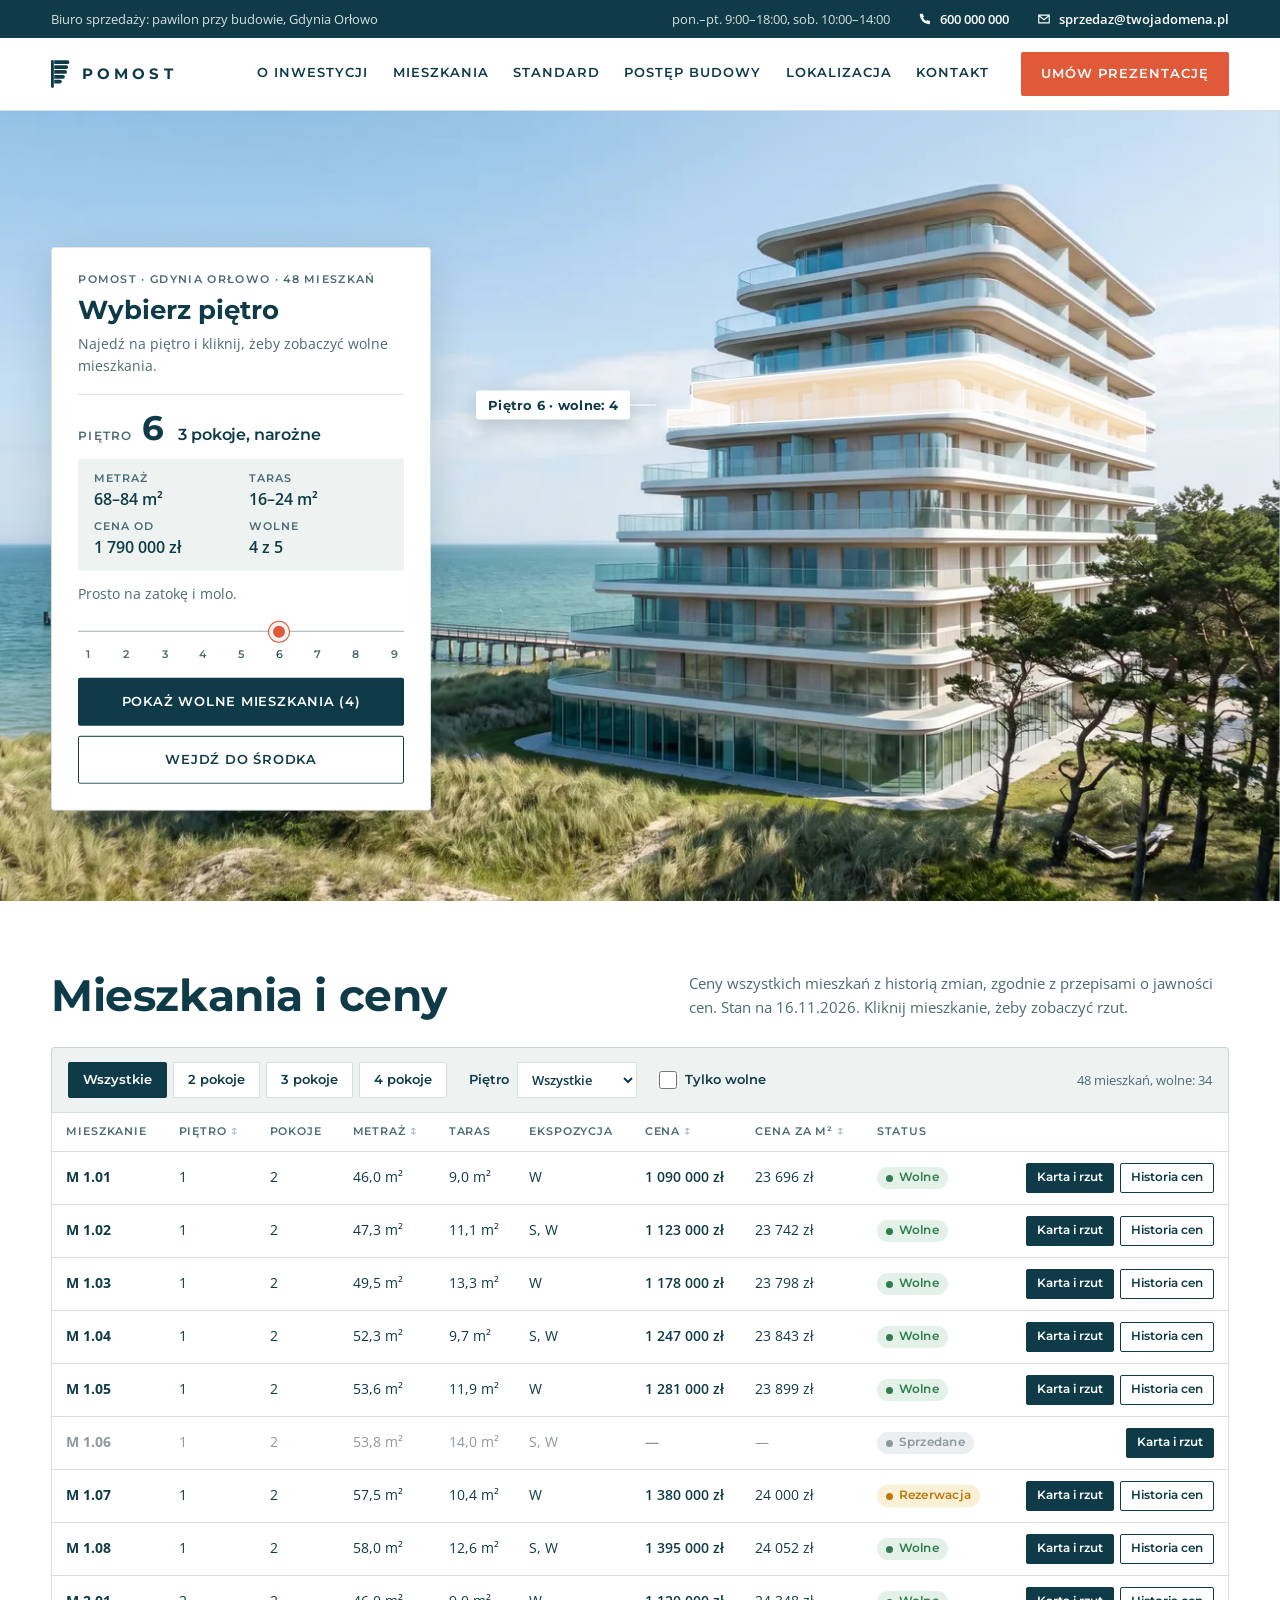
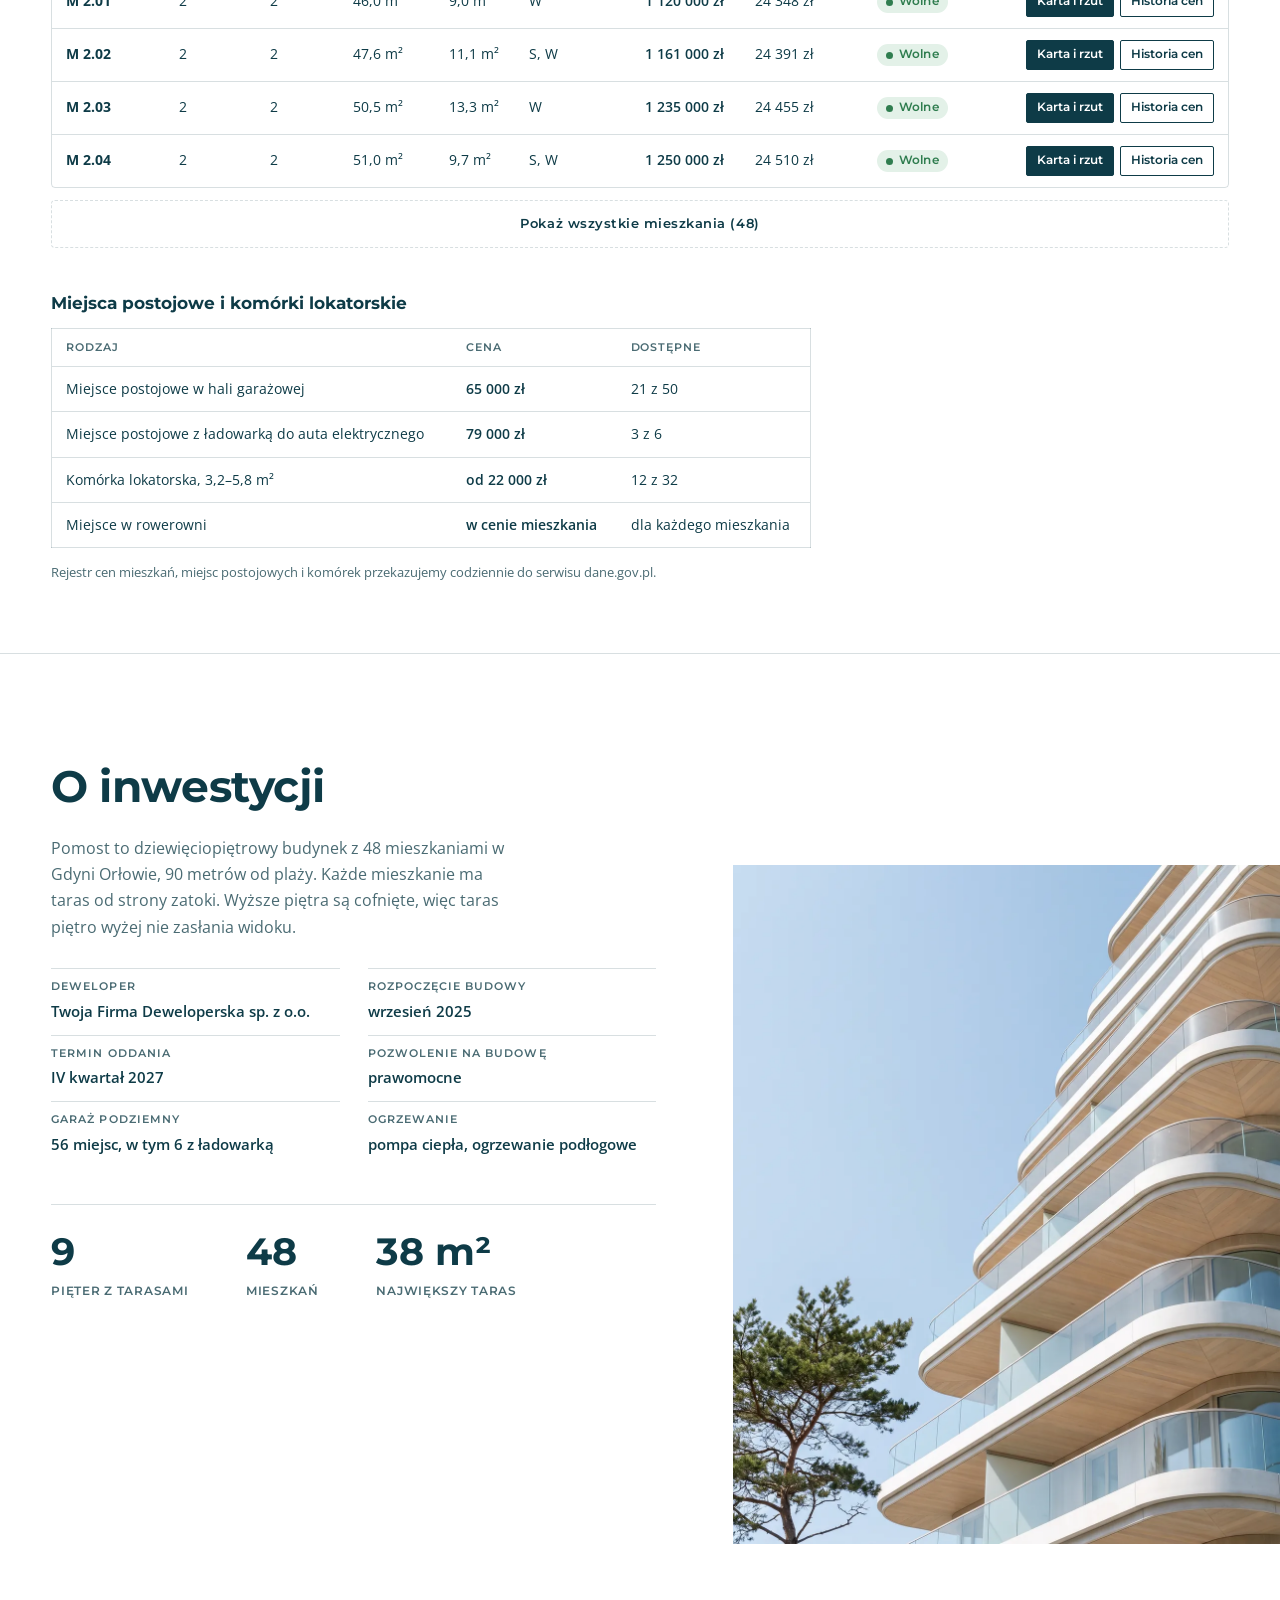
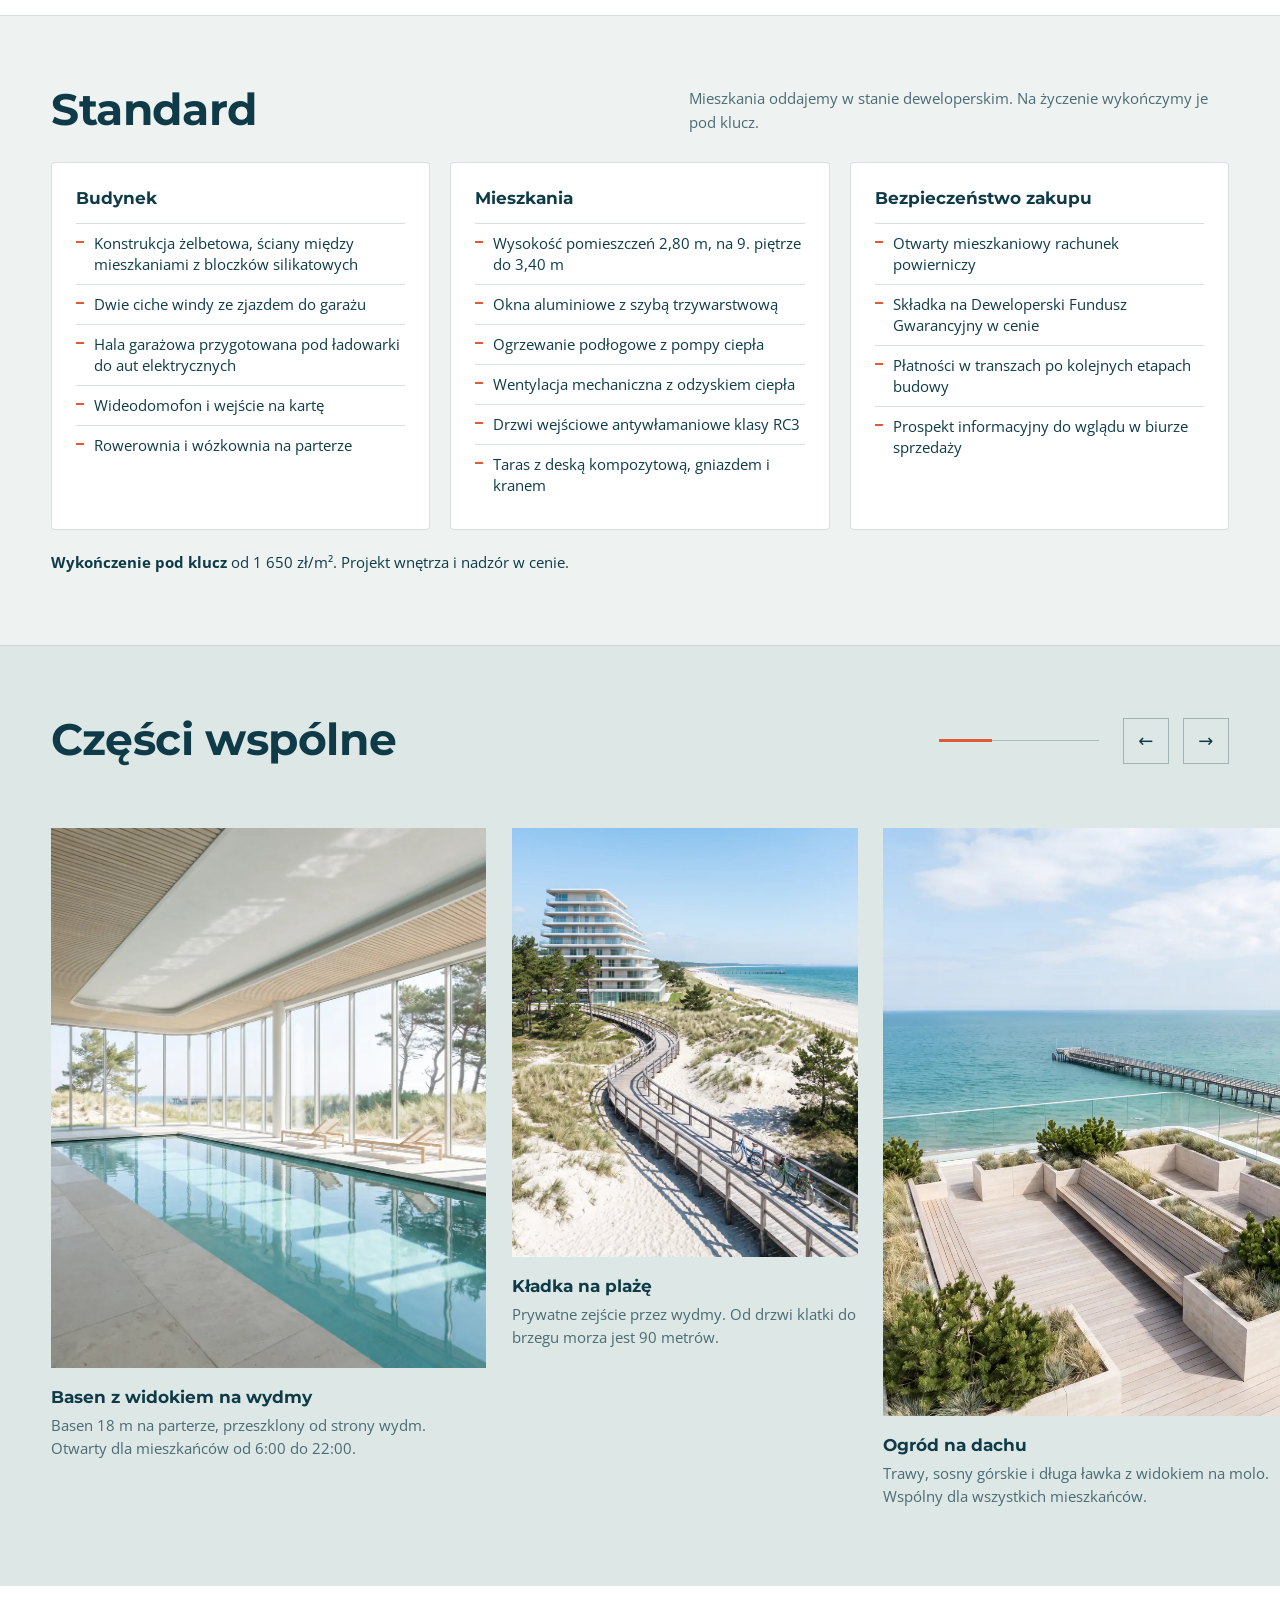
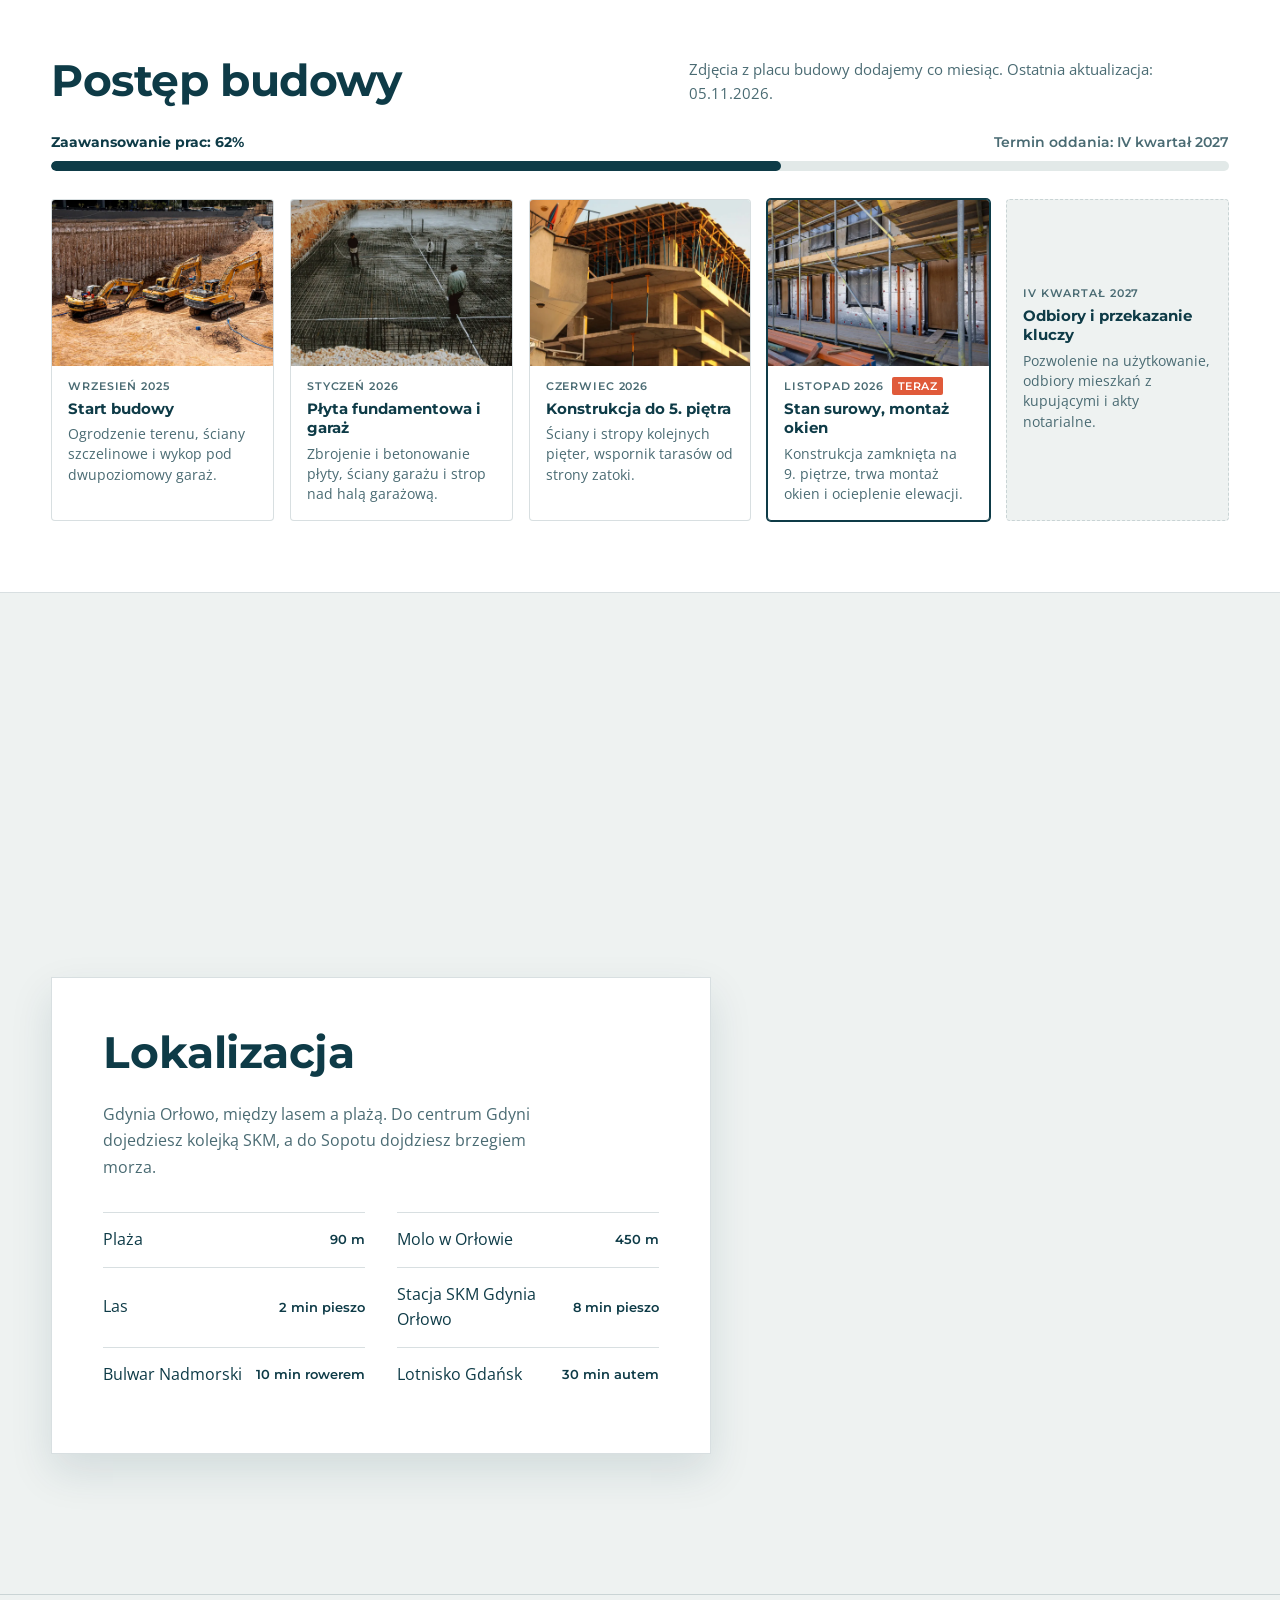
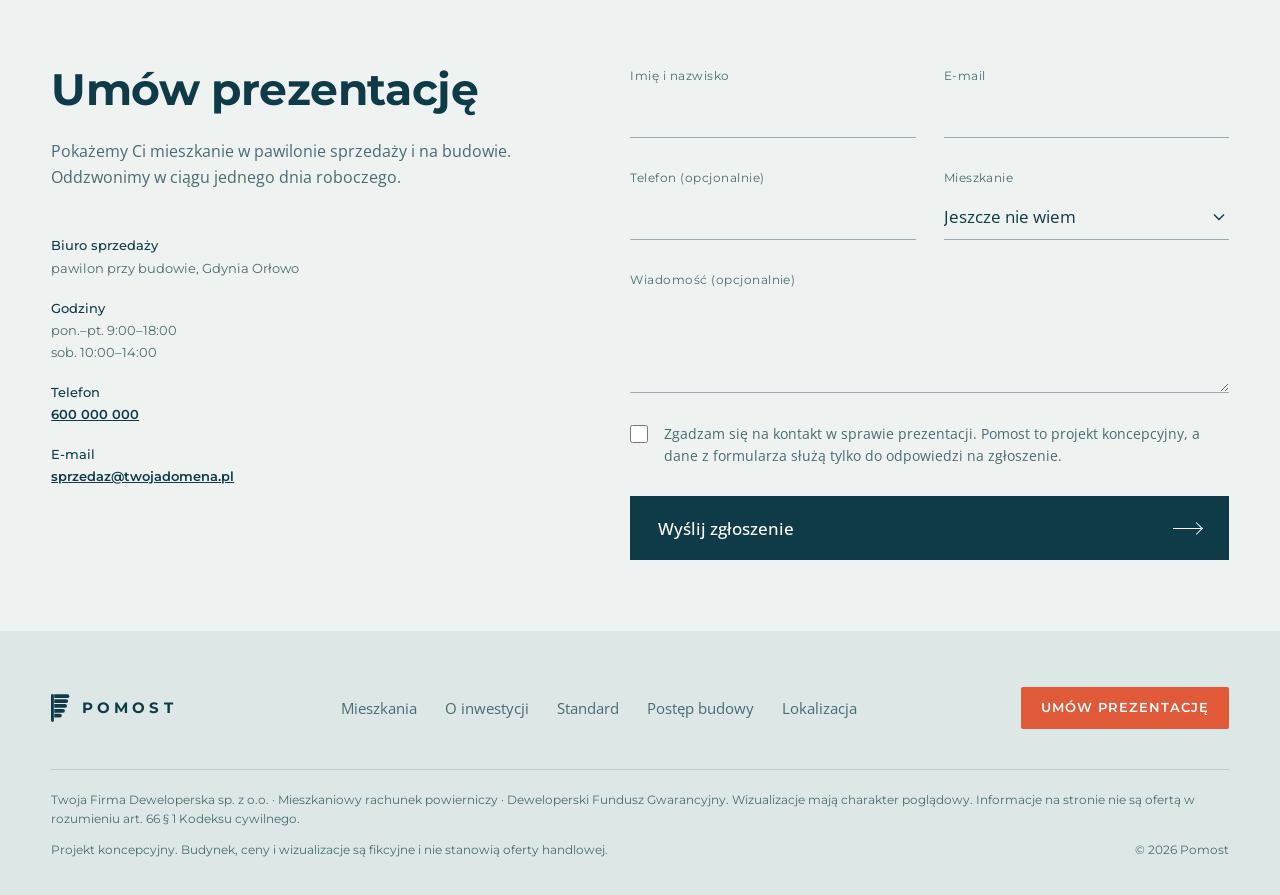
<file: index.html>
<!doctype html>
<html lang="pl">
  <head>
    <meta charset="utf-8" />
    <meta name="viewport" content="width=device-width, initial-scale=1" />
    <meta name="robots" content="noindex" />
    <title>Pomost. Apartamenty nad Zatoką Gdańską</title>
    <meta name="description" content="Wybierz piętro i wejdź do środka. 48 mieszkań z tarasami między lasem a plażą w Gdyni." />
    <meta name="theme-color" content="#EEF2F1" />
    <meta property="og:site_name" content="Pomost" />
    <meta property="og:title" content="Pomost. Apartamenty nad Zatoką Gdańską" />
    <meta property="og:description" content="Wybierz piętro i wejdź do środka. 48 mieszkań z tarasami między lasem a plażą w Gdyni." />
    <meta property="og:type" content="website" />
    <meta property="og:locale" content="pl_PL" />
    <!-- Social cards need absolute addresses; these point at the GitHub Pages copy of the site. -->
    <meta property="og:url" content="https://nyjah2115.github.io/pomost-strona/" />
    <meta property="og:image" content="https://nyjah2115.github.io/pomost-strona/assets/og.jpg" />
    <meta property="og:image:width" content="1200" />
    <meta property="og:image:height" content="630" />
    <meta property="og:image:alt" content="Budynek Pomost z tarasami nad Bałtykiem" />
    <meta name="twitter:card" content="summary_large_image" />
    <meta name="twitter:image" content="https://nyjah2115.github.io/pomost-strona/assets/og.jpg" />
    <link rel="preconnect" href="https://fonts.googleapis.com" />
    <link rel="preconnect" href="https://fonts.gstatic.com" crossorigin />
    <link rel="stylesheet" href="https://fonts.googleapis.com/css2?family=Montserrat:wght@500;600;700&family=Open+Sans:wght@400;600&display=swap" />
    <link rel="stylesheet" href="styles.css?v=2" />
    <link rel="stylesheet" href="dv.css?v=3" />
    <link rel="icon" href="favicon.ico" sizes="32x32" />
    <link rel="icon" href="favicon.svg" type="image/svg+xml" />
    <link rel="icon" href="favicon-32.png" type="image/png" sizes="32x32" />
    <link rel="icon" href="favicon-16.png" type="image/png" sizes="16x16" />
    <link rel="apple-touch-icon" href="apple-touch-icon.png" />
    <link rel="manifest" href="site.webmanifest" />
    <script src="app.js?v=2" defer></script>
    <script src="dv.js?v=3" defer></script>
  </head>
  <body class="pm-body">
    <div class="dv-top">
      <div class="dv-top-in">
        <span class="dv-top-office">Biuro sprzedaży: pawilon przy budowie, Gdynia Orłowo</span>
        <span class="dv-top-hours">pon.–pt. 9:00–18:00, sob. 10:00–14:00</span>
        <a href="tel:+48600000000" class="dv-top-link"><svg viewBox="0 0 20 20" aria-hidden="true"><path d="M6.6 2.5l2 4.2-1.6 1.3a10 10 0 004.9 4.9l1.3-1.6 4.2 2-.6 3.2c-.1.6-.7 1-1.3 1A14.5 14.5 0 012.5 3.8c0-.6.4-1.2 1-1.3z" fill="currentColor"/></svg>600 000 000</a>
        <a href="mailto:sprzedaz@twojadomena.pl" class="dv-top-link dv-top-mail"><svg viewBox="0 0 20 20" aria-hidden="true"><path d="M2.5 4.5h15v11h-15z M2.5 5l7.5 6 7.5-6" fill="none" stroke="currentColor" stroke-width="1.6"/></svg>sprzedaz@twojadomena.pl</a>
      </div>
    </div>
    <header class="dv-head">
      <div class="dv-head-in">
        <a href="#mieszkania" class="pm-brand">
          <svg class="pm-brand-mark" viewBox="0 0 376 572" aria-hidden="true" focusable="false"><g fill="currentColor"><rect width="58" height="572" rx="29" /><path d="M66 4H335a40 40 0 0 1 0 80H66z" /><path d="M66 105H311a39 39 0 0 1 0 78H66z" /><path d="M66 205H287a39 39 0 0 1 0 78H66z" /><path d="M66 304H245.5a38.5 38.5 0 0 1 0 77H66z" /><path d="M66 403H182.5a37.5 37.5 0 0 1 0 75H66z" /></g></svg>
          <span class="pm-brand-word">Pomost</span>
        </a>
        <nav class="dv-menu" aria-label="Nawigacja główna">
          <a href="#budynek">O inwestycji</a>
          <a href="#lista">Mieszkania</a>
          <a href="#standard">Standard</a>
          <a href="#budowa">Postęp budowy</a>
          <a href="#lokalizacja">Lokalizacja</a>
          <a href="#zapisz">Kontakt</a>
        </nav>
        <a href="#zapisz" class="dv-cta">Umów prezentację</a>
      </div>
    </header>
    <main>
      <section id="mieszkania" class="pk" data-phase="outside" data-settling="false" aria-label="Wybór piętra">
        <div class="pk-stage">
          <div class="pk-scene" style="--fx: 0.7">
            <div class="pk-ext">
              <img
                class="pk-layer"
                src="assets/picker/exterior-2752.webp"
                srcset="assets/picker/exterior-1440.webp 1440w, assets/picker/exterior-2752.webp 2752w"
                sizes="(max-width: 1023px) 130vw, 100vw"
                width="2752"
                height="1536"
                alt="Budynek Pomost z kaskadowymi tarasami między wydmami a Bałtykiem, po lewej drewniane molo"
                fetchpriority="high"
              />
              <svg class="pk-floors" viewBox="0 0 2752 1536" preserveAspectRatio="none" aria-hidden="true">
                <defs>
                  <linearGradient id="pk-light" x1="0" y1="0" x2="0" y2="1">
                    <stop offset="0" stop-color="#ffe3bd" />
                    <stop offset="1" stop-color="#ffc98c" stop-opacity="0.85" />
                  </linearGradient>
                  <filter id="pk-glow" x="-5%" y="-40%" width="110%" height="180%">
                    <feGaussianBlur stdDeviation="7" result="blur" />
                    <feMerge>
                      <feMergeNode in="blur" />
                      <feMergeNode in="SourceGraphic" />
                    </feMerge>
                  </filter>
                </defs>
              </svg>
              <div class="pk-tag" aria-hidden="true"><span>Piętro 6 · wolne: 4</span></div>
            </div>
            <div class="pk-scrim" aria-hidden="true"></div>
            <div class="pk-spots" data-on="false"></div>
          </div>

          <div class="pk-bar">
            <div class="pk-bar-inside">
              <button type="button" class="pk-back" data-back>
                <span class="pk-back-arrow" aria-hidden="true"><i></i></span>
                <span data-back-label>Wróć do budynku</span>
              </button>
              <a href="#zapisz" class="dv-cta">Umów prezentację</a>
            </div>
          </div>
        </div>

        <div class="pk-panel" data-on="true">
        <p class="dv-kicker">Pomost · Gdynia Orłowo · 48 mieszkań</p>
        <h1 class="pk-title"><span class="pm-sr">Pomost, apartamenty nad Zatoką Gdańską. </span>Wybierz piętro</h1>
        <p class="pk-intro" data-intro>Najedź na piętro i kliknij, żeby zobaczyć wolne mieszkania.</p>
        <div class="pk-readout">
          <span class="pk-readout-label">Piętro</span>
          <span class="pk-num" aria-hidden="true" data-num>6</span>
          <h2 class="pk-type" data-type>3 pokoje, narożne</h2>
        </div>
        <dl class="pk-spec">
          <div><dt>Metraż</dt><dd data-area>68–84 m²</dd></div>
          <div><dt>Taras</dt><dd data-terrace>16–24 m²</dd></div>
          <div><dt>Cena od</dt><dd data-price>1&nbsp;790&nbsp;000 zł</dd></div>
          <div><dt>Wolne</dt><dd data-free>4 z 5</dd></div>
        </dl>
        <p class="pk-desc" data-desc>Prosto na zatokę i molo.</p>
        <div class="pk-range">
          <input type="range" min="1" max="9" step="1" value="6" aria-label="Piętro" aria-valuetext="Piętro 6, 3 pokoje, narożne" data-range />
          <div class="pk-ticks" aria-hidden="true"><span>1</span><span>2</span><span>3</span><span>4</span><span>5</span><span data-on="true">6</span><span>7</span><span>8</span><span>9</span></div>
        </div>
        <div class="dv-actions">
          <a href="#lista" class="dv-btn" data-list>Pokaż wolne mieszkania (4)</a>
          <button type="button" class="pk-enter" data-enter data-loading="false">
            <i aria-hidden="true"></i><i aria-hidden="true"></i><i aria-hidden="true"></i><i aria-hidden="true"></i>
            <span data-enter-label>Wejdź do środka</span><span class="pm-sr" data-enter-sr> na piętro 6</span>
          </button>
        </div>
      </div>
      <div class="pk-caption" data-on="false" inert>
          <h2 class="pk-cap-title" tabindex="-1" data-cap-title>Piętro 6, trzy pokoje</h2>
          <p class="pk-cap-text" data-cap-text></p>
          <ul class="pk-spot-list" data-spot-list></ul>
        </div>
      </section>
    <section id="lista" class="dv-sec dv-apts" aria-labelledby="lista-title">
      <div class="pm-wrap">
        <div class="dv-sec-head">
          <h2 id="lista-title" class="pm-h2">Mieszkania i ceny</h2>
          <p class="dv-sec-lead">Ceny wszystkich mieszkań z historią zmian, zgodnie z przepisami o jawności cen. Stan na 16.11.2026. Kliknij mieszkanie, żeby zobaczyć rzut.</p>
        </div>
        <div data-apts></div>
        <div class="dv-extras">
          <h3 class="dv-h3">Miejsca postojowe i komórki lokatorskie</h3>
          <table class="dv-table dv-table--small">
            <thead><tr><th scope="col">Rodzaj</th><th scope="col">Cena</th><th scope="col">Dostępne</th></tr></thead>
            <tbody>
              <tr><td>Miejsce postojowe w hali garażowej</td><td>65&nbsp;000 zł</td><td>21 z 50</td></tr>
              <tr><td>Miejsce postojowe z ładowarką do auta elektrycznego</td><td>79&nbsp;000 zł</td><td>3 z 6</td></tr>
              <tr><td>Komórka lokatorska, 3,2–5,8 m²</td><td>od 22&nbsp;000 zł</td><td>12 z 32</td></tr>
              <tr><td>Miejsce w rowerowni</td><td>w cenie mieszkania</td><td>dla każdego mieszkania</td></tr>
            </tbody>
          </table>
          <p class="dv-note">Rejestr cen mieszkań, miejsc postojowych i komórek przekazujemy codziennie do serwisu dane.gov.pl.</p>
        </div>
      </div>
    </section>
      <section id="budynek" class="tr" aria-labelledby="tr-title">
        <div class="tr-grid">
          <div class="tr-copy">
            <h2 id="tr-title" class="pm-h2">O inwestycji</h2>
          <p class="pm-lead">Pomost to dziewięciopiętrowy budynek z 48 mieszkaniami w Gdyni Orłowie, 90 metrów od plaży. Każde mieszkanie ma taras od strony zatoki. Wyższe piętra są cofnięte, więc taras piętro wyżej nie zasłania widoku.</p>
          <dl class="dv-about">
            <div><dt>Deweloper</dt><dd>Twoja Firma Deweloperska sp. z o.o.</dd></div>
            <div><dt>Rozpoczęcie budowy</dt><dd>wrzesień 2025</dd></div>
            <div><dt>Termin oddania</dt><dd>IV kwartał 2027</dd></div>
            <div><dt>Pozwolenie na budowę</dt><dd>prawomocne</dd></div>
            <div><dt>Garaż podziemny</dt><dd>56 miejsc, w tym 6 z ładowarką</dd></div>
            <div><dt>Ogrzewanie</dt><dd>pompa ciepła, ogrzewanie podłogowe</dd></div>
          </dl>
            <dl class="tr-facts">
              <div class="tr-fact"><dt>pięter z tarasami</dt><dd>9</dd></div>
              <div class="tr-fact"><dt>mieszkań</dt><dd>48</dd></div>
              <div class="tr-fact"><dt>największy taras</dt><dd>38 m²</dd></div>
            </dl>
            <span class="tr-accent" aria-hidden="true"></span>
          </div>
          <figure class="tr-figure">
            <img src="assets/photos/terraces-1100.webp" width="1100" height="1365" alt="Zaokrąglone białe tarasy budynku Pomost ze szklanymi balustradami na tle nieba" loading="lazy" decoding="async" />
          </figure>
        </div>
      </section>
      <section id="standard" class="dv-sec dv-std" aria-labelledby="std-title">
        <div class="pm-wrap">
          <div class="dv-sec-head">
            <h2 id="std-title" class="pm-h2">Standard</h2>
            <p class="dv-sec-lead">Mieszkania oddajemy w stanie deweloperskim. Na życzenie wykończymy je pod klucz.</p>
          </div>
          <div class="dv-std-grid">
            <div>
              <h3 class="dv-h3">Budynek</h3>
              <ul>
                <li>Konstrukcja żelbetowa, ściany między mieszkaniami z bloczków silikatowych</li>
                <li>Dwie ciche windy ze zjazdem do garażu</li>
                <li>Hala garażowa przygotowana pod ładowarki do aut elektrycznych</li>
                <li>Wideodomofon i wejście na kartę</li>
                <li>Rowerownia i wózkownia na parterze</li>
              </ul>
            </div>
            <div>
              <h3 class="dv-h3">Mieszkania</h3>
              <ul>
                <li>Wysokość pomieszczeń 2,80&nbsp;m, na 9.&nbsp;piętrze do 3,40&nbsp;m</li>
                <li>Okna aluminiowe z szybą trzywarstwową</li>
                <li>Ogrzewanie podłogowe z pompy ciepła</li>
                <li>Wentylacja mechaniczna z odzyskiem ciepła</li>
                <li>Drzwi wejściowe antywłamaniowe klasy RC3</li>
                <li>Taras z deską kompozytową, gniazdem i kranem</li>
              </ul>
            </div>
            <div>
              <h3 class="dv-h3">Bezpieczeństwo zakupu</h3>
              <ul>
                <li>Otwarty mieszkaniowy rachunek powierniczy</li>
                <li>Składka na Deweloperski Fundusz Gwarancyjny w&nbsp;cenie</li>
                <li>Płatności w transzach po kolejnych etapach budowy</li>
                <li>Prospekt informacyjny do wglądu w biurze sprzedaży</li>
              </ul>
            </div>
          </div>
          <p class="dv-std-pack"><b>Wykończenie pod klucz</b> od 1&nbsp;650 zł/m². Projekt wnętrza i nadzór w cenie.</p>
        </div>
      </section>
      <section id="udogodnienia" class="am" aria-labelledby="am-title">
        <div class="pm-wrap am-head">
          <h2 id="am-title" class="pm-h2">Części wspólne</h2>
          <div class="am-ctrl">
            <span class="am-progress" aria-hidden="true"><i data-rail-marker></i></span>
            <button type="button" class="am-arrow" data-rail-step="-1" aria-label="Poprzednie"><span aria-hidden="true">←</span></button>
            <button type="button" class="am-arrow" data-rail-step="1" aria-label="Następne"><span aria-hidden="true">→</span></button>
          </div>
        </div>
        <div class="am-rail" tabindex="0" role="region" aria-label="Udogodnienia, przewiń w bok" data-rail>
          <figure class="am-card" style="--w: clamp(280px, 34vw, 500px)">
            <img src="assets/photos/pool-900.webp" width="900" height="1117" alt="Kryty basen z przeszkloną ścianą, za nią wydmy i sosny" loading="lazy" decoding="async" />
            <figcaption>
              <h3 class="am-title">Basen z widokiem na wydmy</h3>
              <p class="am-text">Basen 18 m na parterze, przeszklony od strony wydm. Otwarty dla mieszkańców od 6:00 do 22:00.</p>
            </figcaption>
          </figure>
          <figure class="am-card" style="--w: clamp(250px, 27vw, 410px)">
            <img src="assets/photos/boardwalk-900.webp" width="900" height="1117" alt="Drewniana kładka wijąca się przez białe wydmy w stronę plaży" loading="lazy" decoding="async" />
            <figcaption>
              <h3 class="am-title">Kładka na plażę</h3>
              <p class="am-text">Prywatne zejście przez wydmy. Od drzwi klatki do brzegu morza jest 90 metrów.</p>
            </figcaption>
          </figure>
          <figure class="am-card" style="--w: clamp(280px, 37vw, 540px)">
            <img src="assets/photos/roof-900.webp" width="900" height="1117" alt="Ogród na dachu z trawami w kamiennych donicach i widokiem na morze i molo" loading="lazy" decoding="async" />
            <figcaption>
              <h3 class="am-title">Ogród na dachu</h3>
              <p class="am-text">Trawy, sosny górskie i długa ławka z widokiem na molo. Wspólny dla wszystkich mieszkańców.</p>
            </figcaption>
          </figure>
        </div>
      </section>
      <section id="budowa" class="dv-sec dv-build" aria-labelledby="bud-title">
        <div class="pm-wrap">
          <div class="dv-sec-head">
            <h2 id="bud-title" class="pm-h2">Postęp budowy</h2>
            <p class="dv-sec-lead">Zdjęcia z placu budowy dodajemy co miesiąc. Ostatnia aktualizacja: 05.11.2026.</p>
          </div>
          <div class="dv-progress" role="img" aria-label="Zaawansowanie budowy 62 procent">
            <div class="dv-progress-top"><b>Zaawansowanie prac: 62%</b><span>Termin oddania: IV kwartał 2027</span></div>
            <div class="dv-progress-bar"><i style="width: 62%"></i></div>
          </div>
          <ol class="dv-timeline">
            <li data-state="done">
              <img src="assets/budowa/budowa-1-wykop.webp" width="1000" height="750" alt="Koparki w wykopie pod garaż podziemny" loading="lazy" decoding="async" />
              <time>wrzesień 2025</time>
              <b>Start budowy</b>
              <p>Ogrodzenie terenu, ściany szczelinowe i wykop pod dwupoziomowy garaż.</p>
            </li>
            <li data-state="done">
              <img src="assets/budowa/budowa-2-fundament.webp" width="1000" height="750" alt="Zbrojenie płyty fundamentowej" loading="lazy" decoding="async" />
              <time>styczeń 2026</time>
              <b>Płyta fundamentowa i garaż</b>
              <p>Zbrojenie i betonowanie płyty, ściany garażu i strop nad halą garażową.</p>
            </li>
            <li data-state="done">
              <img src="assets/budowa/budowa-3-konstrukcja.webp" width="1000" height="750" alt="Betonowa konstrukcja kolejnych pięter z szalunkami" loading="lazy" decoding="async" />
              <time>czerwiec 2026</time>
              <b>Konstrukcja do 5. piętra</b>
              <p>Ściany i stropy kolejnych pięter, wspornik tarasów od strony zatoki.</p>
            </li>
            <li data-state="now">
              <img src="assets/budowa/budowa-4-okna.webp" width="1000" height="750" alt="Rusztowania, ocieplenie i zamontowane okna" loading="lazy" decoding="async" />
              <time>listopad 2026</time>
              <b>Stan surowy, montaż okien</b>
              <p>Konstrukcja zamknięta na 9. piętrze, trwa montaż okien i ocieplenie elewacji.</p>
            </li>
            <li data-state="next">
              <time>IV kwartał 2027</time>
              <b>Odbiory i przekazanie kluczy</b>
              <p>Pozwolenie na użytkowanie, odbiory mieszkań z kupującymi i akty notarialne.</p>
            </li>
          </ol>
        </div>
      </section>
      <section id="lokalizacja" class="lc" aria-labelledby="lc-title">
        <figure class="lc-map dv-map">
          <iframe title="Mapa: Gdynia Orłowo" src="https://www.openstreetmap.org/export/embed.html?bbox=18.5450%2C54.4705%2C18.5800%2C54.4870&amp;layer=mapnik&amp;marker=54.47805%2C18.56125" loading="lazy"></iframe>
        </figure>
        <div class="lc-panel">
          <h2 id="lc-title" class="pm-h2">Lokalizacja</h2>
          <p class="pm-lead">Gdynia Orłowo, między lasem a plażą. Do centrum Gdyni dojedziesz kolejką SKM, a do Sopotu dojdziesz brzegiem morza.</p>
          <ul class="lc-list">
            <li><span>Plaża</span><b>90 m</b></li>
            <li><span>Molo w Orłowie</span><b>450 m</b></li>
            <li><span>Las</span><b>2 min pieszo</b></li>
            <li><span>Stacja SKM Gdynia Orłowo</span><b>8 min pieszo</b></li>
            <li><span>Bulwar Nadmorski</span><b>10 min rowerem</b></li>
            <li><span>Lotnisko Gdańsk</span><b>30 min autem</b></li>
          </ul>
        </div>
      </section>

      <section id="zapisz" class="rg" aria-labelledby="rg-title">
        <div class="pm-wrap rg-grid">
          <div class="rg-copy">
            <h2 id="rg-title" class="pm-h2">Umów prezentację</h2>
          <p class="pm-lead">Pokażemy Ci mieszkanie w pawilonie sprzedaży i na budowie. Oddzwonimy w ciągu jednego dnia roboczego.</p>
            <dl class="rg-office">
            <div><dt>Biuro sprzedaży</dt><dd>pawilon przy budowie, Gdynia Orłowo</dd></div>
            <div><dt>Godziny</dt><dd>pon.–pt. 9:00–18:00<br />sob. 10:00–14:00</dd></div>
            <div><dt>Telefon</dt><dd><a href="tel:+48600000000">600 000 000</a></dd></div>
            <div><dt>E-mail</dt><dd><a href="mailto:sprzedaz@twojadomena.pl">sprzedaz@twojadomena.pl</a></dd></div>
          </dl>
          </div>

          <form class="rg-form" name="zapis" method="POST" action="/" data-netlify="true" netlify-honeypot="firma" novalidate data-form>
            <input type="hidden" name="form-name" value="zapis" />
            <div class="rg-field" data-field="name">
              <label for="f-name">Imię i nazwisko</label>
              <input id="f-name" name="name" autocomplete="name" />
              <p class="rg-err" id="f-name-error" hidden></p>
            </div>
            <div class="rg-field" data-field="email">
              <label for="f-email">E-mail</label>
              <input id="f-email" name="email" type="email" inputmode="email" autocomplete="email" />
              <p class="rg-err" id="f-email-error" hidden></p>
            </div>
            <div class="rg-field" data-field="phone">
              <label for="f-phone">Telefon (opcjonalnie)</label>
              <input id="f-phone" name="phone" type="tel" inputmode="tel" autocomplete="tel" />
              <p class="rg-err" id="f-phone-error" hidden></p>
            </div>
            <div class="rg-field">
              <label for="f-floor">Mieszkanie</label>
              <select id="f-floor" name="floor">
                <option value="">Jeszcze nie wiem</option>
                <option value="1">Piętro 1, 2 pokoje</option>
                <option value="2">Piętro 2, 2 pokoje</option>
                <option value="3">Piętro 3, 2 pokoje</option>
                <option value="4">Piętro 4, 3 pokoje, narożne</option>
                <option value="5">Piętro 5, 3 pokoje, narożne</option>
                <option value="6">Piętro 6, 3 pokoje, narożne</option>
                <option value="7">Piętro 7, 3 pokoje, narożne</option>
                <option value="8">Piętro 8, 4 pokoje z sauną</option>
                <option value="9">Piętro 9, 4 pokoje z sauną</option>
              </select>
            </div>
            <div class="rg-field rg-wide">
              <label for="f-message">Wiadomość (opcjonalnie)</label>
              <textarea id="f-message" name="message" rows="3" maxlength="800"></textarea>
            </div>
            <p class="rg-hp" aria-hidden="true">
              <label for="f-firma">Firma</label>
              <input id="f-firma" name="firma" tabindex="-1" autocomplete="off" />
            </p>
            <div class="rg-consent rg-wide" data-field="consent">
              <input id="f-consent" name="consent" type="checkbox" value="tak" />
              <label for="f-consent">Zgadzam się na kontakt w sprawie prezentacji. Pomost to projekt koncepcyjny, a dane z formularza służą tylko do odpowiedzi na zgłoszenie.</label>
              <p class="rg-err" id="f-consent-error" hidden></p>
            </div>
            <button type="submit" class="rg-submit rg-wide"><span data-submit-label>Wyślij zgłoszenie</span><i aria-hidden="true"></i></button>
            <p class="rg-err rg-fail rg-wide" role="alert" hidden data-form-fail></p>
          </form>

          <div class="rg-done" role="status" hidden data-form-done>
            <p class="rg-done-title" data-done-title>Dziękujemy.</p>
            <p data-done-text>Odezwiemy się w ciągu jednego dnia roboczego, żeby ustalić termin prezentacji.</p>
          </div>
        </div>
      </section>
    </main>

    <footer class="ft">
      <div class="pm-wrap">
        <div class="ft-top">
          <a href="#mieszkania" class="pm-brand">
            <svg class="pm-brand-mark" viewBox="0 0 376 572" aria-hidden="true" focusable="false"><g fill="currentColor"><rect width="58" height="572" rx="29" /><path d="M66 4H335a40 40 0 0 1 0 80H66z" /><path d="M66 105H311a39 39 0 0 1 0 78H66z" /><path d="M66 205H287a39 39 0 0 1 0 78H66z" /><path d="M66 304H245.5a38.5 38.5 0 0 1 0 77H66z" /><path d="M66 403H182.5a37.5 37.5 0 0 1 0 75H66z" /></g></svg>
            <span class="pm-brand-word">Pomost</span>
          </a>
          <nav class="ft-nav" aria-label="Stopka">
            <a href="#lista">Mieszkania</a>
            <a href="#budynek">O inwestycji</a>
            <a href="#standard">Standard</a>
            <a href="#budowa">Postęp budowy</a>
            <a href="#lokalizacja">Lokalizacja</a>
          </nav>
          <a href="#zapisz" class="dv-cta">Umów prezentację</a>
        </div>
        <div class="ft-note">
          <p>Twoja Firma Deweloperska sp. z o.o. · Mieszkaniowy rachunek powierniczy · Deweloperski Fundusz Gwarancyjny. Wizualizacje mają charakter poglądowy. Informacje na stronie nie są ofertą w rozumieniu art. 66 § 1 Kodeksu cywilnego.</p>
          <p>Projekt koncepcyjny. Budynek, ceny i wizualizacje są fikcyjne i nie stanowią oferty handlowej.</p>
          <p>© 2026 Pomost</p>
        </div>
      </div>
    </footer>
  </body>
</html>
</file>
<file: styles.css>
/* Pomost: site styles. Plain CSS, no build step. Colours and type follow the design brief:
   mist, foam, deep sea and a single buoy-red accent; Outfit with IBM Plex Mono. */

*,
*::before,
*::after {
  box-sizing: border-box;
}

body,
h1,
h2,
h3,
p,
dl,
dd,
figure {
  margin: 0;
}

ul {
  margin: 0;
  padding: 0;
}

img,
video,
svg {
  display: block;
  max-width: 100%;
}

img {
  height: auto;
}

button,
input,
select,
textarea {
  font: inherit;
  color: inherit;
}

[hidden] {
  display: none !important;
}


:root {
  --pm-mist: #eef2f1;
  --pm-foam: #dde7e6;
  --pm-sea: #0e3b47;
  --pm-sea-2: #175463;
  --pm-tide: #4a6b73;
  --pm-line: rgba(14, 59, 71, 0.16);
  --pm-buoy: #e05a3a;
  --pm-error: #a12a1c;
  --pm-font: "Outfit", ui-sans-serif, system-ui, sans-serif;
  --pm-mono: "IBM Plex Mono", ui-monospace, "SFMono-Regular", Menlo, monospace;
  --pm-gutter: clamp(20px, 4vw, 64px);
  --pm-max: 1320px;
  --pm-ease: cubic-bezier(0.2, 0.7, 0.2, 1);
}

html {
  scroll-behavior: smooth;
  background: var(--pm-mist);
}

.pm-body {
  margin: 0;
  min-height: 100dvh;
  background: var(--pm-mist);
  color: var(--pm-sea);
  font-family: var(--pm-font);
  font-size: 16px;
  font-weight: 400;
  line-height: 1.6;
  -webkit-font-smoothing: antialiased;
  text-rendering: optimizeLegibility;
}

.pm-body ::selection {
  background: var(--pm-sea);
  color: var(--pm-mist);
}

.pm-body :focus-visible {
  outline: 2px solid var(--pm-buoy);
  outline-offset: 3px;
}

.pm-sr {
  position: absolute;
  width: 1px;
  height: 1px;
  margin: -1px;
  padding: 0;
  overflow: hidden;
  clip: rect(0 0 0 0);
  white-space: nowrap;
  border: 0;
}

.pm-wrap {
  width: min(var(--pm-max), calc(100% - 2 * var(--pm-gutter)));
  margin-inline: auto;
}

.pm-h2 {
  margin: 0;
  font-size: clamp(40px, 5.4vw, 80px);
  font-weight: 300;
  line-height: 1.02;
  letter-spacing: -0.025em;
  text-wrap: balance;
}

.pm-lead {
  max-width: 52ch;
  margin: 24px 0 0;
  color: var(--pm-tide);
  font-size: clamp(16px, 1.25vw, 18px);
  line-height: 1.65;
}

@keyframes pk-rise {
  from {
    opacity: 0;
    transform: translateY(35%);
  }
  to {
    opacity: 1;
    transform: none;
  }
}

/* ---------- navigation and the register link ---------- */

.pm-nav {
  display: flex;
  align-items: center;
  gap: clamp(20px, 3vw, 48px);
}

.pm-brand {
  display: inline-flex;
  align-items: center;
  gap: 12px;
  color: var(--pm-sea);
  text-decoration: none;
}

.pm-brand-mark {
  display: block;
  width: auto;
  height: 28px;
}

.pm-brand-word {
  font-size: 15px;
  font-weight: 500;
  letter-spacing: 0.34em;
  text-transform: uppercase;
}

.pm-nav-links {
  display: flex;
  gap: clamp(18px, 2.4vw, 36px);
  margin: 0 0 0 auto;
  padding: 0;
  list-style: none;
}

.pm-nav-links a {
  position: relative;
  display: block;
  padding: 6px 0;
  color: var(--pm-sea);
  font-size: 15px;
  text-decoration: none;
}

.pm-nav-links a::after {
  content: "";
  position: absolute;
  right: 0;
  bottom: 0;
  left: 0;
  height: 1px;
  background: currentColor;
  transform: scaleX(0);
  transform-origin: right center;
  transition: transform 0.35s var(--pm-ease);
}

.pm-nav-links a:hover::after,
.pm-nav-links a:focus-visible::after {
  transform: scaleX(1);
  transform-origin: left center;
}

/* Register intent: a tide-line wave underline that drifts while hovered. */
.pm-reg {
  display: inline-flex;
  flex-direction: column;
  gap: 4px;
  color: var(--pm-sea);
  font-size: 15px;
  font-weight: 500;
  line-height: 1.2;
  text-decoration: none;
  white-space: nowrap;
}

.pm-reg::after {
  content: "";
  height: 6px;
  background: url("data:image/svg+xml,%3Csvg xmlns='http://www.w3.org/2000/svg' width='16' height='6' viewBox='0 0 16 6'%3E%3Cpath d='M0 3 Q4 0.6 8 3 T16 3' fill='none' stroke='%230E3B47' stroke-width='1.3'/%3E%3C/svg%3E")
    0 50% / 16px 6px repeat-x;
}

.pm-reg:hover::after,
.pm-reg:focus-visible::after {
  animation: pm-tide 0.9s linear infinite;
}

@keyframes pm-tide {
  to {
    background-position: 16px 50%;
  }
}

/* ---------- floor picker ---------- */

.pk {
  position: relative;
  background: var(--pm-mist);
}

.pk-stage {
  position: relative;
  height: 100dvh;
  min-height: 600px;
  overflow: hidden;
  container-type: size;
  background: #cfe0e4;
}

/* The scene keeps the photo's aspect ratio and covers the stage; every layer and
   hotspot inside it shares the photo's coordinate system. --fx is the horizontal
   focus kept in view when the stage is narrower than the photo. */
.pk-scene {
  --ar: 1.7917;
  --sw: max(100cqw, calc(100cqh * var(--ar)));
  --sh: calc(var(--sw) / var(--ar));
  position: absolute;
  top: 0;
  left: 0;
  width: var(--sw);
  height: var(--sh);
  transform: translate3d(
    clamp(calc(100cqw - var(--sw)), calc(50cqw - var(--fx, 0.5) * var(--sw)), 0px),
    calc((100cqh - var(--sh)) / 2),
    0
  );
  transition: transform 3.2s cubic-bezier(0.45, 0, 0.2, 1);
}

.pk-layer {
  position: absolute;
  inset: 0;
  display: block;
  width: 100%;
  max-width: none;
  height: 100%;
  object-fit: cover;
}

.pk-ext {
  position: absolute;
  inset: 0;
  z-index: 1;
  transform-origin: 70% 45%;
}

.pk[data-settling="true"] .pk-ext {
  animation: pk-settle 1s var(--pm-ease);
}

@keyframes pk-settle {
  from {
    filter: blur(4px);
    transform: scale(1.12);
  }
  to {
    filter: none;
    transform: none;
  }
}

.pk-floors {
  position: absolute;
  inset: 0;
  width: 100%;
  height: 100%;
  mix-blend-mode: screen;
  transition: opacity 0.3s ease;
}

.pk-floor {
  fill: url(#pk-light);
  fill-opacity: 0;
  stroke: #ffffff;
  stroke-opacity: 0;
  stroke-width: 3;
  stroke-linejoin: round;
  cursor: pointer;
  pointer-events: all;
  transition:
    fill-opacity 0.3s ease,
    stroke-opacity 0.3s ease;
}

.pk-floor[data-on="true"] {
  fill-opacity: 0.72;
  stroke-opacity: 0.95;
  filter: url(#pk-glow);
}

.pk-tag {
  position: absolute;
  z-index: 3;
  display: flex;
  align-items: center;
  gap: 12px;
  color: #ffffff;
  pointer-events: none;
  text-shadow: 0 1px 16px rgba(14, 59, 71, 0.55);
  transform: translateY(-50%);
  transition:
    top 0.35s var(--pm-ease),
    opacity 0.3s ease;
}

.pk-tag::before {
  content: "";
  width: clamp(28px, 3vw, 56px);
  height: 1px;
  background: #ffffff;
  box-shadow: 0 0 8px rgba(14, 59, 71, 0.45);
}

.pk-tag span {
  font-size: clamp(30px, 3.2vw, 58px);
  font-weight: 200;
  line-height: 1;
  animation: pk-rise 0.4s var(--pm-ease);
}

.pk:not([data-phase="outside"]) .pk-floors,
.pk:not([data-phase="outside"]) .pk-tag {
  opacity: 0;
}

.pk:not([data-phase="outside"]) .pk-floor {
  pointer-events: none;
}

.pk-fly,
.pk-inside,
.pk-move,
.pk-room {
  opacity: 0;
  pointer-events: none;
}

.pk-fly {
  z-index: 4;
  transition: opacity 0.3s linear;
}

.pk-inside {
  z-index: 5;
  transition: opacity 0.55s ease;
}

.pk-move {
  z-index: 6;
  transition: opacity 0.3s linear;
}

.pk-room {
  z-index: 7;
  transition: opacity 0.55s ease;
}

.pk-fly[data-on="true"],
.pk-inside[data-on="true"],
.pk-move[data-on="true"],
.pk-room[data-on="true"] {
  opacity: 1;
}

.pk-scrim {
  position: absolute;
  inset: auto 0 0;
  z-index: 8;
  height: 62%;
  pointer-events: none;
  opacity: 0;
  background: linear-gradient(
    to top,
    rgba(8, 34, 41, 0.74),
    rgba(8, 34, 41, 0.34) 46%,
    rgba(8, 34, 41, 0)
  );
  transition: opacity 0.6s ease;
}

.pk[data-phase="inside"] .pk-scrim,
.pk[data-phase="room"] .pk-scrim {
  opacity: 1;
}

/* Hotspots: a buoy ring plus a label; camera-move spots carry an arrow. */
.pk-spots {
  position: absolute;
  inset: 0;
  z-index: 9;
  pointer-events: none;
  opacity: 0;
  visibility: hidden;
  transition:
    opacity 0.4s ease,
    visibility 0s 0.4s;
}

.pk-spots[data-on="true"] {
  opacity: 1;
  visibility: visible;
  transition:
    opacity 0.5s ease 0.25s,
    visibility 0s;
}

.pk-spot {
  position: absolute;
  pointer-events: auto;
  transform: translate(-11px, -50%);
}

.pk-spot[data-side="left"] {
  transform: translate(calc(-100% + 11px), -50%);
}

.pk-spot-btn {
  display: flex;
  align-items: center;
  gap: 10px;
  padding: 0;
  border: 0;
  background: none;
  color: var(--pm-sea);
  font: 500 14px/1 var(--pm-font);
  cursor: pointer;
}

.pk-spot[data-side="left"] .pk-spot-btn {
  flex-direction: row-reverse;
}

.pk-spot-ring {
  position: relative;
  flex: none;
  width: 22px;
  height: 22px;
  border: 2px solid #ffffff;
  border-radius: 50%;
  background: rgba(14, 59, 71, 0.4);
}

.pk-spot-ring::after {
  content: "";
  position: absolute;
  inset: 4px;
  border-radius: 50%;
  background: var(--pm-buoy);
}

.pk-spot-btn[data-kind="move"] .pk-spot-ring {
  animation: pk-pulse 2.4s ease-out 0.8s 3;
}

@keyframes pk-pulse {
  0% {
    box-shadow: 0 0 0 0 rgba(255, 255, 255, 0.65);
  }
  80%,
  100% {
    box-shadow: 0 0 0 16px rgba(255, 255, 255, 0);
  }
}

.pk-spot-label {
  display: inline-flex;
  align-items: center;
  padding: 9px 13px;
  white-space: nowrap;
  background: rgba(238, 242, 241, 0.88);
  -webkit-backdrop-filter: blur(10px);
  backdrop-filter: blur(10px);
  transition: background-color 0.3s ease;
}

.pk-spot-go {
  display: inline-block;
  margin-left: 8px;
  transition: transform 0.35s var(--pm-ease);
}

.pk-spot-btn:hover .pk-spot-label,
.pk-spot-btn:focus-visible .pk-spot-label {
  background: #ffffff;
}

.pk-spot-btn:hover .pk-spot-go,
.pk-spot-btn:focus-visible .pk-spot-go {
  transform: translateX(4px);
}

.pk-note {
  position: absolute;
  top: calc(100% + 10px);
  left: 0;
  width: max-content;
  max-width: 270px;
  margin: 0;
  padding: 14px 16px;
  background: var(--pm-mist);
  color: var(--pm-sea);
  font-size: 14px;
  line-height: 1.5;
  box-shadow: 0 18px 40px rgba(14, 59, 71, 0.2);
  animation: pk-rise 0.3s var(--pm-ease);
}

.pk-spot[data-side="left"] .pk-note {
  right: 0;
  left: auto;
}

/* Top bar: site nav outside, back link and register link inside. */
.pk-bar {
  position: absolute;
  inset: 0 0 auto;
  z-index: 20;
  padding: 22px var(--pm-gutter) 44px;
  background: linear-gradient(to bottom, rgba(238, 242, 241, 0.62), rgba(238, 242, 241, 0));
  pointer-events: none;
}

.pk-bar > * {
  pointer-events: auto;
}

.pk-bar-inside {
  display: flex;
  align-items: center;
  justify-content: space-between;
  gap: 24px;
  min-height: 40px;
}

/* Back: the arrow runs left along a hairline. */
.pk-back {
  display: inline-flex;
  align-items: center;
  gap: 12px;
  padding: 6px 0;
  border: 0;
  background: none;
  color: var(--pm-sea);
  font: 500 15px/1.2 var(--pm-font);
  cursor: pointer;
}

.pk-back-arrow {
  position: relative;
  width: 34px;
  height: 12px;
  overflow: hidden;
}

.pk-back-arrow::before {
  content: "";
  position: absolute;
  top: 50%;
  right: 0;
  left: 1px;
  height: 1px;
  background: currentColor;
}

.pk-back-arrow i {
  position: absolute;
  top: 50%;
  left: 2px;
  width: 8px;
  height: 8px;
  border-bottom: 1.5px solid currentColor;
  border-left: 1.5px solid currentColor;
  transform: translateY(-50%) rotate(45deg);
}

.pk-back:hover .pk-back-arrow i,
.pk-back:focus-visible .pk-back-arrow i {
  animation: pk-run 0.7s var(--pm-ease);
}

@keyframes pk-run {
  0% {
    transform: translate(0, -50%) rotate(45deg);
  }
  45% {
    transform: translate(-14px, -50%) rotate(45deg);
  }
  46% {
    transform: translate(30px, -50%) rotate(45deg);
  }
  100% {
    transform: translate(0, -50%) rotate(45deg);
  }
}

/* The frosted panel. */
.pk-panel {
  position: absolute;
  top: 50%;
  left: var(--pm-gutter);
  z-index: 15;
  width: min(410px, 33vw);
  max-height: calc(100dvh - 140px);
  padding: clamp(24px, 3.2vh, 36px) 32px clamp(24px, 3vh, 32px);
  overflow: auto;
  color: var(--pm-sea);
  background: rgba(238, 242, 241, 0.64);
  -webkit-backdrop-filter: blur(20px) saturate(1.2);
  backdrop-filter: blur(20px) saturate(1.2);
  border: 1px solid rgba(255, 255, 255, 0.75);
  transform: translateY(-46%);
  transition:
    opacity 0.45s ease,
    transform 0.55s var(--pm-ease),
    visibility 0s;
}

.pk-panel[data-on="false"] {
  opacity: 0;
  visibility: hidden;
  transform: translate(-24px, -46%);
  transition:
    opacity 0.3s ease,
    transform 0.4s var(--pm-ease),
    visibility 0s 0.4s;
}

.pk-title {
  margin: 0;
  font-size: clamp(38px, 3.4vw, 52px);
  font-weight: 300;
  line-height: 1;
  letter-spacing: -0.02em;
}

.pk-intro {
  margin: 14px 0 0;
  color: var(--pm-tide);
  font-size: 15px;
  line-height: 1.55;
}

.pk-readout {
  display: flex;
  align-items: flex-end;
  gap: 14px;
  margin-top: clamp(14px, 2.4vh, 26px);
}

.pk-readout-label {
  padding-bottom: 14px;
  color: var(--pm-tide);
  font-family: var(--pm-mono);
  font-size: 12px;
  letter-spacing: 0.14em;
  text-transform: uppercase;
}

.pk-num {
  display: block;
  color: var(--pm-buoy);
  font-size: clamp(84px, 14vh, 136px);
  font-weight: 200;
  line-height: 0.86;
  letter-spacing: -0.04em;
  animation: pk-rise 0.45s var(--pm-ease);
}

.pk-type {
  margin: clamp(10px, 1.6vh, 18px) 0 0;
  font-size: 24px;
  font-weight: 400;
  line-height: 1.2;
  letter-spacing: -0.01em;
}

.pk-desc {
  margin: 8px 0 0;
  color: var(--pm-tide);
  font-size: 15px;
  line-height: 1.55;
}

.pk-spec {
  display: grid;
  grid-template-columns: 1fr 1fr;
  gap: 12px;
  margin: 16px 0 0;
  padding: 14px 0 0;
  border-top: 1px solid var(--pm-line);
}

.pk-spec dt {
  color: var(--pm-tide);
  font-family: var(--pm-mono);
  font-size: 11px;
  letter-spacing: 0.12em;
  text-transform: uppercase;
}

.pk-spec dd {
  margin: 4px 0 0;
  font-family: var(--pm-mono);
  font-size: 14px;
  font-weight: 500;
}

.pk-range {
  margin-top: clamp(16px, 2.4vh, 26px);
}

.pk-range input {
  display: block;
  width: 100%;
  height: 26px;
  margin: 0;
  background: transparent;
  cursor: pointer;
  -webkit-appearance: none;
  appearance: none;
}

.pk-range input::-webkit-slider-runnable-track {
  height: 1px;
  background: rgba(14, 59, 71, 0.4);
}

.pk-range input::-webkit-slider-thumb {
  width: 20px;
  height: 20px;
  margin-top: -9.5px;
  border: 4px solid var(--pm-mist);
  border-radius: 50%;
  background: var(--pm-buoy);
  box-shadow: 0 0 0 1px var(--pm-buoy);
  -webkit-appearance: none;
  appearance: none;
  transition: transform 0.2s ease;
}

.pk-range input:active::-webkit-slider-thumb {
  transform: scale(1.15);
}

.pk-range input::-moz-range-track {
  height: 1px;
  background: rgba(14, 59, 71, 0.4);
}

.pk-range input::-moz-range-thumb {
  width: 12px;
  height: 12px;
  border: 4px solid var(--pm-mist);
  border-radius: 50%;
  background: var(--pm-buoy);
  box-shadow: 0 0 0 1px var(--pm-buoy);
}

.pk-ticks {
  display: flex;
  justify-content: space-between;
  margin-top: 4px;
  padding: 0 6px;
  color: var(--pm-tide);
  font-family: var(--pm-mono);
  font-size: 11px;
}

.pk-ticks span {
  width: 8px;
  text-align: center;
  transition: color 0.2s ease;
}

.pk-ticks span[data-on="true"] {
  color: var(--pm-sea);
  font-weight: 500;
}

/* Enter: viewfinder brackets close in around the label. */
.pk-enter {
  position: relative;
  display: inline-flex;
  align-items: center;
  justify-content: center;
  min-width: 140px;
  height: 54px;
  margin-top: clamp(16px, 2.6vh, 28px);
  padding: 0 28px;
  border: 0;
  background: rgba(255, 255, 255, 0.4);
  color: var(--pm-sea);
  font: 500 16px/1 var(--pm-font);
  letter-spacing: 0.02em;
  cursor: pointer;
  transition:
    background-color 0.3s ease,
    transform 0.15s ease;
}

.pk-enter i {
  position: absolute;
  width: 12px;
  height: 12px;
  border: 0 solid var(--pm-sea);
  transition: transform 0.35s var(--pm-ease);
}

.pk-enter i:nth-child(1) {
  top: 0;
  left: 0;
  border-top-width: 1.5px;
  border-left-width: 1.5px;
}

.pk-enter i:nth-child(2) {
  top: 0;
  right: 0;
  border-top-width: 1.5px;
  border-right-width: 1.5px;
}

.pk-enter i:nth-child(3) {
  bottom: 0;
  left: 0;
  border-bottom-width: 1.5px;
  border-left-width: 1.5px;
}

.pk-enter i:nth-child(4) {
  right: 0;
  bottom: 0;
  border-right-width: 1.5px;
  border-bottom-width: 1.5px;
}

.pk-enter:hover {
  background: rgba(255, 255, 255, 0.7);
}

.pk-enter:hover i:nth-child(1),
.pk-enter:focus-visible i:nth-child(1) {
  transform: translate(9px, 9px);
}

.pk-enter:hover i:nth-child(2),
.pk-enter:focus-visible i:nth-child(2) {
  transform: translate(-9px, 9px);
}

.pk-enter:hover i:nth-child(3),
.pk-enter:focus-visible i:nth-child(3) {
  transform: translate(9px, -9px);
}

.pk-enter:hover i:nth-child(4),
.pk-enter:focus-visible i:nth-child(4) {
  transform: translate(-9px, -9px);
}

.pk-enter:active {
  transform: scale(0.98);
}

.pk-enter[data-loading="true"] {
  animation: pk-breathe 0.9s ease-in-out infinite alternate;
}

@keyframes pk-breathe {
  to {
    background-color: rgba(255, 255, 255, 0.85);
  }
}

/* Room captions over the scrim. */
.pk-caption {
  position: absolute;
  bottom: clamp(28px, 7vh, 72px);
  left: var(--pm-gutter);
  z-index: 15;
  width: min(600px, calc(100% - 2 * var(--pm-gutter)));
  color: #ffffff;
  opacity: 0;
  visibility: hidden;
  transform: translateY(16px);
  transition:
    opacity 0.4s ease,
    transform 0.5s var(--pm-ease),
    visibility 0s 0.5s;
}

.pk-caption[data-on="true"] {
  opacity: 1;
  visibility: visible;
  transform: none;
  transition:
    opacity 0.5s ease 0.2s,
    transform 0.6s var(--pm-ease) 0.2s,
    visibility 0s;
}

.pk-cap-title {
  margin: 0;
  font-size: clamp(40px, 4.6vw, 72px);
  font-weight: 300;
  line-height: 1.02;
  letter-spacing: -0.02em;
  outline: none;
}

/* The heading only takes focus so screen readers land on it; no visible ring. */
.pm-body .pk-cap-title:focus,
.pm-body .pk-cap-title:focus-visible {
  outline: none;
}

.pk-cap-text {
  max-width: 46ch;
  margin: 14px 0 0;
  color: rgba(255, 255, 255, 0.92);
  font-size: 17px;
  line-height: 1.6;
}

.pk-spot-list {
  display: none;
}

/* ---------- terraces ---------- */

.tr {
  position: relative;
  padding-block: clamp(96px, 12vw, 176px);
  overflow: hidden;
  background:
    repeating-linear-gradient(to bottom, transparent 0 71px, rgba(14, 59, 71, 0.07) 71px 72px),
    var(--pm-mist);
}

.tr-grid {
  display: grid;
  grid-template-columns: minmax(0, 1.05fr) minmax(0, 0.95fr);
  gap: clamp(40px, 6vw, 112px);
  align-items: start;
  padding-left: max(var(--pm-gutter), calc((100% - var(--pm-max)) / 2));
}

.tr-copy {
  padding-top: clamp(0px, 3vw, 40px);
}

.tr-facts {
  display: grid;
  grid-template-columns: repeat(3, auto);
  justify-content: start;
  gap: clamp(28px, 4.5vw, 72px);
  margin: clamp(48px, 6vw, 88px) 0 0;
  padding-top: 28px;
  border-top: 1px solid var(--pm-line);
}

.tr-fact {
  display: flex;
  flex-direction: column-reverse;
  margin: 0;
}

.tr-fact dd {
  margin: 0;
  white-space: nowrap;
  font-size: clamp(48px, 5.6vw, 88px);
  font-weight: 200;
  line-height: 1;
  letter-spacing: -0.03em;
}

.tr-fact dt {
  margin-top: 10px;
  color: var(--pm-tide);
  font-family: var(--pm-mono);
  font-size: 12px;
}

.tr-accent {
  display: block;
  width: 44px;
  height: 2px;
  margin-top: 40px;
  background: var(--pm-buoy);
}

.tr-figure {
  margin: clamp(80px, 11vw, 176px) 0 0;
}

.tr-figure img {
  display: block;
  width: 100%;
  height: auto;
  aspect-ratio: 1100 / 1365;
  object-fit: cover;
}

/* ---------- amenities rail ---------- */

.am {
  padding-block: clamp(96px, 12vw, 176px);
  background: var(--pm-foam);
}

.am-head {
  display: flex;
  flex-wrap: wrap;
  align-items: flex-end;
  justify-content: space-between;
  gap: 28px;
}

.am-head .pm-h2 {
  max-width: 13ch;
}

.am-ctrl {
  display: flex;
  align-items: center;
  gap: 14px;
}

.am-progress {
  position: relative;
  width: 160px;
  height: 1px;
  margin-right: 10px;
  background: rgba(14, 59, 71, 0.25);
}

.am-progress i {
  position: absolute;
  top: -1px;
  left: 0;
  width: 33%;
  height: 3px;
  background: var(--pm-buoy);
  transform: translateX(calc(var(--p, 0) * 203%));
  transition: transform 0.15s linear;
}

.am-arrow {
  display: grid;
  place-items: center;
  width: 46px;
  height: 46px;
  padding: 0;
  border: 1px solid rgba(14, 59, 71, 0.3);
  background: transparent;
  color: var(--pm-sea);
  font-size: 18px;
  cursor: pointer;
  transition: border-color 0.25s ease;
}

.am-arrow span {
  transition: transform 0.3s var(--pm-ease);
}

.am-arrow:hover {
  border-color: var(--pm-sea);
}

.am-arrow:first-of-type:hover span {
  transform: translateX(-3px);
}

.am-arrow:last-of-type:hover span {
  transform: translateX(3px);
}

.am-rail {
  display: flex;
  align-items: flex-start;
  gap: clamp(16px, 2vw, 28px);
  margin-top: clamp(40px, 5vw, 72px);
  padding-inline: max(var(--pm-gutter), calc((100% - var(--pm-max)) / 2));
  padding-bottom: 8px;
  overflow-x: auto;
  scroll-padding-inline: max(var(--pm-gutter), calc((100% - var(--pm-max)) / 2));
  scroll-snap-type: x mandatory;
  scrollbar-width: none;
}

.am-rail::-webkit-scrollbar {
  display: none;
}

.am-card {
  flex: 0 0 auto;
  width: var(--w);
  margin: 0;
  scroll-snap-align: start;
}

.am-card img {
  display: block;
  width: 100%;
  height: auto;
  aspect-ratio: 900 / 1117;
  object-fit: cover;
}

.am-card figcaption {
  display: grid;
  grid-template-columns: auto 1fr;
  column-gap: 14px;
  margin-top: 18px;
}

.am-idx {
  padding-top: 5px;
  color: var(--pm-tide);
  font-family: var(--pm-mono);
  font-size: 12px;
}

.am-title {
  margin: 0;
  font-size: 22px;
  font-weight: 400;
  line-height: 1.3;
}

.am-text {
  grid-column: 2;
  max-width: 42ch;
  margin: 6px 0 0;
  color: var(--pm-tide);
  font-size: 15px;
  line-height: 1.6;
}

/* ---------- location ---------- */

.lc {
  position: relative;
  padding-bottom: clamp(88px, 11vw, 160px);
  background: var(--pm-mist);
}

.lc-map {
  position: relative;
  margin: 0;
}

/* object-position equals the pin's position, so the pin stays on the building at any crop. */
.lc-map img {
  display: block;
  width: 100%;
  height: auto;
  min-height: 460px;
  aspect-ratio: 2560 / 1086;
  object-fit: cover;
  object-position: 33.4% 29%;
}

.lc-pin {
  position: absolute;
  top: 29%;
  left: 33.4%;
  display: flex;
  flex-direction: column;
  align-items: center;
  gap: 6px;
  transform: translate(-50%, -100%);
}

.lc-pin b {
  padding: 5px 9px;
  background: var(--pm-mist);
  color: var(--pm-sea);
  font-family: var(--pm-mono);
  font-size: 12px;
  font-weight: 500;
}

.lc-pin i {
  width: 14px;
  height: 14px;
  border: 2px solid #ffffff;
  border-radius: 50%;
  background: var(--pm-buoy);
  box-shadow: 0 0 0 5px rgba(224, 90, 58, 0.28);
}

.lc-panel {
  position: relative;
  z-index: 2;
  width: min(660px, calc(100% - 2 * var(--pm-gutter)));
  margin: clamp(-240px, -15vw, -120px) 0 0 max(var(--pm-gutter), calc((100% - var(--pm-max)) / 2));
  padding: clamp(28px, 4vw, 56px);
  background: var(--pm-mist);
}

.lc-list {
  display: grid;
  grid-template-columns: 1fr 1fr;
  gap: 0 32px;
  margin: 32px 0 0;
  padding: 0;
  list-style: none;
}

.lc-list li {
  display: grid;
  grid-template-columns: 28px 1fr auto;
  align-items: center;
  gap: 12px;
  padding: 14px 0;
  border-top: 1px solid var(--pm-line);
}

.lc-list img {
  display: block;
  width: 28px;
  height: 28px;
}

.lc-list span {
  font-size: 16px;
}

.lc-list b {
  font-family: var(--pm-mono);
  font-size: 13px;
  font-weight: 500;
  white-space: nowrap;
}

/* ---------- register ---------- */

.rg {
  padding-block: clamp(96px, 12vw, 176px);
  background: var(--pm-mist);
  border-top: 1px solid var(--pm-line);
}

.rg-grid {
  display: grid;
  grid-template-columns: minmax(0, 0.9fr) minmax(0, 1.1fr);
  gap: clamp(48px, 7vw, 120px);
}

.rg-office {
  display: grid;
  gap: 18px;
  margin: 44px 0 0;
  color: var(--pm-tide);
  font-family: var(--pm-mono);
  font-size: 13px;
  line-height: 1.7;
}

.rg-office dt {
  color: var(--pm-sea);
  font-weight: 500;
}

.rg-office dd {
  margin: 0;
}

.rg-form {
  position: relative;
  display: grid;
  grid-template-columns: 1fr 1fr;
  gap: 30px 28px;
  align-content: start;
}

.rg-wide {
  grid-column: 1 / -1;
}

.rg-field {
  display: flex;
  flex-direction: column;
  gap: 8px;
}

.rg-field label {
  color: var(--pm-tide);
  font-family: var(--pm-mono);
  font-size: 12px;
  letter-spacing: 0.04em;
}

.rg-field input,
.rg-field select,
.rg-field textarea {
  width: 100%;
  padding: 10px 0;
  border: 0;
  border-bottom: 1px solid rgba(14, 59, 71, 0.38);
  border-radius: 0;
  background: transparent;
  color: var(--pm-sea);
  font: 400 17px/1.4 var(--pm-font);
  outline: none;
  transition:
    border-color 0.2s ease,
    box-shadow 0.2s ease;
}

.rg-field select {
  padding-right: 28px;
  background: url("data:image/svg+xml,%3Csvg xmlns='http://www.w3.org/2000/svg' width='12' height='8' viewBox='0 0 12 8'%3E%3Cpath d='M1 1.5l5 5 5-5' fill='none' stroke='%230E3B47' stroke-width='1.4'/%3E%3C/svg%3E")
    right 4px center / 12px 8px no-repeat;
  cursor: pointer;
  -webkit-appearance: none;
  appearance: none;
}

.rg-field textarea {
  min-height: 96px;
  resize: vertical;
}

.rg-field input:focus,
.rg-field select:focus,
.rg-field textarea:focus {
  border-bottom-color: var(--pm-buoy);
  box-shadow: 0 1px 0 0 var(--pm-buoy);
}

.rg-field[data-invalid="true"] input {
  border-bottom-color: var(--pm-error);
}

.rg-err {
  margin: 0;
  color: var(--pm-error);
  font-size: 13px;
  line-height: 1.4;
}

.rg-hp {
  position: absolute;
  left: -9999px;
  width: 1px;
  height: 1px;
  overflow: hidden;
}

.rg-consent {
  display: grid;
  grid-template-columns: 20px 1fr;
  gap: 6px 14px;
  align-items: start;
  color: var(--pm-tide);
  font-size: 14px;
  line-height: 1.55;
}

.rg-consent input {
  width: 18px;
  height: 18px;
  margin: 2px 0 0;
  accent-color: var(--pm-sea);
  cursor: pointer;
}

.rg-consent .rg-err {
  grid-column: 2;
}

/* Submit: a full-width band that shifts grade while its arrow line extends. */
.rg-submit {
  display: flex;
  align-items: center;
  justify-content: space-between;
  gap: 20px;
  width: 100%;
  min-height: 64px;
  padding: 0 28px;
  border: 0;
  background: var(--pm-sea);
  color: #ffffff;
  font: 500 17px/1 var(--pm-font);
  cursor: pointer;
  transition:
    background-color 0.35s ease,
    transform 0.15s ease;
}

.rg-submit i {
  position: relative;
  width: 28px;
  height: 1px;
  background: currentColor;
  transition: width 0.4s var(--pm-ease);
}

.rg-submit i::after {
  content: "";
  position: absolute;
  top: -4px;
  right: 0;
  width: 9px;
  height: 9px;
  border-top: 1.5px solid currentColor;
  border-right: 1.5px solid currentColor;
  transform: rotate(45deg);
}

.rg-submit:hover {
  background: var(--pm-sea-2);
}

.rg-submit:hover i {
  width: 56px;
}

.rg-submit:active {
  transform: translateY(1px);
}

.rg-submit:disabled {
  cursor: progress;
  opacity: 0.8;
}

.rg-done {
  align-self: start;
  padding: clamp(28px, 4vw, 48px);
  background: var(--pm-foam);
  font-size: 17px;
  line-height: 1.6;
}

.rg-done p {
  margin: 0;
}

.rg-done-title {
  margin-bottom: 10px !important;
  font-size: clamp(30px, 3vw, 44px);
  font-weight: 300;
  line-height: 1.1;
}

/* ---------- footer ---------- */

.ft {
  padding: 56px 0 36px;
  background: var(--pm-foam);
  color: var(--pm-tide);
  font-size: 15px;
}

.ft-top {
  display: flex;
  flex-wrap: wrap;
  align-items: center;
  justify-content: space-between;
  gap: 28px;
}

.ft-nav {
  display: flex;
  flex-wrap: wrap;
  gap: 8px 28px;
}

.ft-nav a {
  color: var(--pm-tide);
  text-decoration: none;
  transition: color 0.2s ease;
}

.ft-nav a:hover {
  color: var(--pm-sea);
}

.ft-note {
  display: flex;
  flex-wrap: wrap;
  justify-content: space-between;
  gap: 12px 24px;
  margin-top: 40px;
  padding-top: 20px;
  border-top: 1px solid var(--pm-line);
  font-family: var(--pm-mono);
  font-size: 12px;
}

.ft-note p {
  margin: 0;
}

/* ---------- 404 and error ---------- */

.pm-state {
  display: grid;
  align-content: center;
  justify-items: start;
  min-height: 100dvh;
  max-width: 760px;
  margin: 0 auto;
  padding: var(--pm-gutter);
}

.pm-state-num {
  margin: 0 0 16px;
  color: var(--pm-buoy);
  font-size: clamp(96px, 16vw, 200px);
  font-weight: 200;
  line-height: 0.9;
}

.pm-state-link {
  margin-top: 36px;
  padding: 0 0 4px;
  border: 0;
  border-bottom: 1px solid currentColor;
  background: none;
  color: var(--pm-sea);
  font: 500 16px/1.4 var(--pm-font);
  text-decoration: none;
  cursor: pointer;
}

/* ---------- smaller screens ---------- */

@media (max-width: 1023px) {
  .pk-stage {
    height: clamp(420px, 118vw, 80dvh);
    min-height: 0;
  }

  .pk-panel,
  .pk-caption {
    position: relative;
    top: auto;
    bottom: auto;
    left: auto;
    width: auto;
    max-height: none;
    padding: 30px var(--pm-gutter) 44px;
    overflow: visible;
    color: var(--pm-sea);
    background: var(--pm-mist);
    border: 0;
    -webkit-backdrop-filter: none;
    backdrop-filter: none;
    transform: none;
  }

  .pk-panel[data-on="false"],
  .pk-caption[data-on="false"] {
    display: none;
  }

  .pk-caption[data-on="true"] {
    transform: none;
  }

  .pk-cap-text {
    color: var(--pm-tide);
  }

  .pk-num {
    font-size: clamp(76px, 24vw, 120px);
  }

  .pk-spots,
  .pk-scrim,
  .pk-tag {
    display: none;
  }

  .pk-spot-list {
    display: flex;
    flex-wrap: wrap;
    gap: 10px;
    margin: 24px 0 0;
    padding: 0;
    list-style: none;
  }

  .pk-spot-list li {
    display: contents;
  }

  .pk-spot-list button {
    padding: 11px 15px;
    border: 1px solid rgba(14, 59, 71, 0.3);
    background: transparent;
    color: var(--pm-sea);
    font: 500 15px/1 var(--pm-font);
    cursor: pointer;
  }

  .pk-spot-list button[data-kind="move"] {
    border-color: var(--pm-buoy);
  }

  .pk-spot-list button[aria-expanded="true"] {
    border-color: var(--pm-sea);
  }

  .pk-spot-list p {
    flex-basis: 100%;
    margin: 0;
    color: var(--pm-tide);
    font-size: 15px;
    line-height: 1.55;
  }

  .tr-grid {
    grid-template-columns: 1fr;
    padding-right: var(--pm-gutter);
  }

  .tr-figure {
    margin: 0 calc(-1 * var(--pm-gutter)) 0 18%;
  }

  .rg-grid {
    grid-template-columns: 1fr;
  }
}

@media (max-width: 767px) {
  .pm-nav-links {
    display: none;
  }

  .pm-nav .pm-reg {
    margin-left: auto;
  }

  .pm-brand-word {
    font-size: 13px;
  }

  .tr-facts {
    grid-template-columns: repeat(3, minmax(0, 1fr));
    gap: 16px;
  }

  .tr-fact dd {
    font-size: clamp(32px, 10vw, 48px);
  }

  .lc-panel {
    width: auto;
    margin: -56px 12px 0;
  }

  .lc-list {
    grid-template-columns: 1fr;
  }

  .rg-form {
    grid-template-columns: 1fr;
  }

  .ft-top {
    flex-direction: column;
    align-items: flex-start;
  }
}

@media (prefers-reduced-motion: reduce) {
  html {
    scroll-behavior: auto;
  }

  .pk-scene,
  .pk-panel,
  .pk-caption,
  .pk-tag,
  .pk-floor,
  .pk-spots,
  .am-progress i {
    transition-duration: 0.01s !important;
  }

  .pk-fly,
  .pk-inside,
  .pk-move,
  .pk-room {
    transition-duration: 0.2s !important;
  }

  .pk-num,
  .pk-tag span,
  .pk-note,
  .pk-spot-ring,
  .pk-enter,
  .pk-back-arrow i,
  .pm-reg::after,
  .pk[data-settling="true"] .pk-ext {
    animation: none !important;
  }
}

/* The top bar holds both the site nav and the inside bar; the phase decides which one shows. */
.pk-bar-inside {
  display: none;
}

.pk:not([data-phase="outside"]) .pm-nav {
  display: none;
}

.pk:not([data-phase="outside"]) .pk-bar-inside {
  display: flex;
}

.pk[data-phase="flying"] .pk-back,
.pk[data-phase="moving"] .pk-back {
  visibility: hidden;
}

/* ======================================================================
   v2 (16.11.2026): wygląd prawdziwej strony dewelopera.
   Pasek biura sprzedaży, biały nagłówek z menu, panel piętra jak z systemu
   sprzedaży, pasek z liczbami. Czcionki: Montserrat (nagłówki, etykiety)
   i Open Sans (tekst) zamiast cienkiej Outfit i IBM Plex Mono.
   ====================================================================== */
:root,
.pm-body {
  --pm-font: "Open Sans", ui-sans-serif, system-ui, sans-serif;
  --pm-mono: "Montserrat", ui-sans-serif, system-ui, sans-serif;
  --dv-head-font: "Montserrat", ui-sans-serif, system-ui, sans-serif;
  --dv-top-h: 38px;
  --dv-head-h: 72px;
  --dv-ok: #2f7d4f;
  --dv-res: #b9780b;
  --dv-sold: #8d999c;
}

.pm-h2 {
  font-family: var(--dv-head-font);
  font-size: clamp(30px, 3.4vw, 46px);
  font-weight: 700;
  line-height: 1.1;
  letter-spacing: -0.01em;
}

.pm-brand-word {
  font-family: var(--dv-head-font);
  font-weight: 700;
  letter-spacing: 0.28em;
}

/* Pasek biura sprzedaży */
.dv-top {
  background: var(--pm-sea);
  color: rgba(255, 255, 255, 0.84);
  font: 400 13px/1 var(--pm-font);
}

.dv-top-in {
  display: flex;
  align-items: center;
  gap: 28px;
  height: var(--dv-top-h);
  padding: 0 var(--pm-gutter);
}

.dv-top-office {
  margin-right: auto;
}

.dv-top-link {
  display: inline-flex;
  align-items: center;
  gap: 8px;
  color: #fff;
  font-weight: 600;
  text-decoration: none;
}

.dv-top-link svg {
  width: 14px;
  height: 14px;
}

/* Nagłówek z menu */
.dv-head {
  position: sticky;
  top: 0;
  z-index: 60;
  background: #fff;
  border-bottom: 1px solid var(--pm-line);
}

.dv-head-in {
  display: flex;
  align-items: center;
  gap: 32px;
  height: var(--dv-head-h);
  padding: 0 var(--pm-gutter);
}

.dv-menu {
  display: flex;
  gap: clamp(16px, 1.9vw, 30px);
  margin-left: auto;
}

.dv-menu a {
  padding: 8px 0;
  border-bottom: 2px solid transparent;
  color: var(--pm-sea);
  font: 600 12.5px/1 var(--dv-head-font);
  letter-spacing: 0.08em;
  text-decoration: none;
  text-transform: uppercase;
  transition: border-color 0.2s ease;
}

.dv-menu a:hover {
  border-bottom-color: var(--pm-buoy);
}

.dv-cta {
  display: inline-flex;
  align-items: center;
  height: 44px;
  padding: 0 20px;
  border-radius: 2px;
  background: var(--pm-buoy);
  color: #fff;
  font: 600 12.5px/1 var(--dv-head-font);
  letter-spacing: 0.08em;
  text-decoration: none;
  text-transform: uppercase;
  white-space: nowrap;
  transition: background-color 0.2s ease;
}

.dv-cta:hover {
  background: #c74a2d;
}

/* Scena z budynkiem pod nagłówkiem */
.pk-bar {
  padding-top: 18px;
  background: none;
}

/* Panel piętra: typografia (wspólna dla komputera i telefonu) */
.dv-kicker {
  margin: 0 0 10px;
  color: var(--pm-tide);
  font: 600 11px/1.3 var(--dv-head-font);
  letter-spacing: 0.12em;
  text-transform: uppercase;
}

.pk-title {
  font: 700 26px/1.1 var(--dv-head-font);
  letter-spacing: 0;
}

.pk-intro {
  margin-top: 8px;
  font-size: 14px;
}

.pk-readout {
  flex-wrap: wrap;
  align-items: baseline;
  gap: 10px;
  margin-top: 18px;
  padding-top: 16px;
  border-top: 1px solid var(--pm-line);
}

.pk-readout-label {
  padding-bottom: 0;
  font: 600 12px/1 var(--dv-head-font);
  letter-spacing: 0.1em;
}

.pk-num {
  color: var(--pm-sea);
  font: 700 34px/1 var(--dv-head-font);
  letter-spacing: 0;
}

.pk-type {
  margin: 0 0 0 4px;
  font: 600 16px/1.2 var(--dv-head-font);
}

.pk-spec {
  gap: 12px 16px;
  margin-top: 14px;
  padding: 14px 16px;
  border-top: 0;
  border-radius: 3px;
  background: var(--pm-mist);
}

.pk-spec dt {
  font: 600 10.5px/1.2 var(--dv-head-font);
  letter-spacing: 0.1em;
}

.pk-spec dd {
  color: var(--pm-sea);
  font: 600 16px/1.2 var(--pm-font);
}

.pk-desc {
  margin-top: 12px;
  font-size: 14px;
}

.pk-range {
  margin-top: 14px;
}

.pk-ticks {
  font: 600 11px/1 var(--dv-head-font);
}

.dv-actions {
  display: grid;
  gap: 10px;
  margin-top: 18px;
}

.dv-btn {
  display: flex;
  align-items: center;
  justify-content: center;
  height: 48px;
  border-radius: 2px;
  background: var(--pm-sea);
  color: #fff;
  font: 600 13px/1 var(--dv-head-font);
  letter-spacing: 0.06em;
  text-decoration: none;
  text-transform: uppercase;
  transition: background-color 0.2s ease;
}

.dv-btn:hover {
  background: #0a2c35;
}

.pk-enter {
  width: 100%;
  min-width: 0;
  height: 48px;
  margin-top: 0;
  border: 1.5px solid var(--pm-sea);
  border-radius: 2px;
  background: #fff;
  color: var(--pm-sea);
  font: 600 13px/1 var(--dv-head-font);
  letter-spacing: 0.06em;
  text-transform: uppercase;
}

.pk-enter:hover {
  background: var(--pm-mist);
}

.pk-enter i {
  display: none;
}

/* Pasek z liczbami pod zdjęciem */
.dv-facts {
  background: #fff;
  border-bottom: 1px solid var(--pm-line);
}

.dv-facts-in {
  display: grid;
  grid-template-columns: repeat(6, 1fr);
  width: min(var(--pm-max), calc(100% - 2 * var(--pm-gutter)));
  margin-inline: auto;
}

.dv-facts-in > div {
  padding: 22px 18px;
  border-left: 1px solid var(--pm-line);
}

.dv-facts-in > div:first-child {
  padding-left: 0;
  border-left: 0;
}

.dv-facts b {
  display: block;
  color: var(--pm-sea);
  font: 700 22px/1.15 var(--dv-head-font);
}

.dv-facts span {
  display: block;
  margin-top: 6px;
  color: var(--pm-tide);
  font: 600 11px/1.3 var(--dv-head-font);
  letter-spacing: 0.08em;
  text-transform: uppercase;
}

/* Komputer: scena na wysokość ekranu pod nagłówkami, panel jak biała karta */
@media (min-width: 1024px) {
  .pk-stage {
    height: calc(100dvh - var(--dv-top-h) - var(--dv-head-h));
    min-height: 560px;
  }

  .pk-panel {
    width: min(380px, 32vw);
    max-height: calc(100dvh - var(--dv-top-h) - var(--dv-head-h) - 40px);
    padding: 24px 26px 26px;
    border: 1px solid var(--pm-line);
    border-radius: 4px;
    background: #fff;
    box-shadow: 0 18px 40px rgba(14, 59, 71, 0.18);
    -webkit-backdrop-filter: none;
    backdrop-filter: none;
  }
}

/* Tablet i telefon */
@media (max-width: 1023px) {
  .dv-top-office,
  .dv-top-hours,
  .dv-top-mail {
    display: none;
  }

  .dv-top-in {
    justify-content: center;
  }

  .dv-menu {
    display: none;
  }

  .dv-head-in {
    justify-content: space-between;
    height: 60px;
  }

  .dv-cta {
    height: 40px;
    padding: 0 14px;
    font-size: 11.5px;
  }

  .dv-facts-in {
    grid-template-columns: repeat(3, 1fr);
  }

  .dv-facts-in > div {
    padding: 16px 12px;
    border-top: 1px solid var(--pm-line);
  }

  .dv-facts-in > div:nth-child(-n + 3) {
    border-top: 0;
  }

  .dv-facts-in > div:nth-child(3n + 1) {
    padding-left: 0;
    border-left: 0;
  }
}

@media (max-width: 767px) {
  .dv-facts-in {
    grid-template-columns: repeat(2, 1fr);
  }

  .dv-facts-in > div:nth-child(3) {
    border-top: 1px solid var(--pm-line);
  }

  .dv-facts-in > div:nth-child(3n + 1) {
    padding-left: 12px;
    border-left: 1px solid var(--pm-line);
  }

  .dv-facts-in > div:nth-child(2n + 1) {
    padding-left: 0;
    border-left: 0;
  }

  .dv-facts b {
    font-size: 19px;
  }
}

/* Etykieta piętra przy budynku: biała plakietka z numerem i liczbą wolnych */
.pk-tag {
  gap: 0;
  text-shadow: none;
}

.pk-tag::before {
  width: clamp(18px, 2vw, 32px);
}

.pk-tag span {
  padding: 8px 12px;
  border-radius: 3px;
  background: #fff;
  color: var(--pm-sea);
  box-shadow: 0 6px 18px rgba(14, 59, 71, 0.22);
  font: 700 13px/1 var(--dv-head-font);
  letter-spacing: 0.02em;
  white-space: nowrap;
}

/* Etykieta po lewej stronie budynku: plakietka, potem kreska do piętra */
.pk-tag {
  flex-direction: row-reverse;
  transform: translate(-100%, -50%);
}

/* Telefon: budynek wypełnia kadr, etykieta by się nie zmieściła; piętro pokazuje panel pod zdjęciem */
@media (max-width: 1023px) {
  .pk-tag {
    display: none;
  }
}

/* Telefon: panel ma tło mgły, więc dane piętra na białej karcie */
@media (max-width: 1023px) {
  .pk-spec {
    background: #fff;
  }
}
</file>
<file: dv.css>
/* Pomost v2: tabela mieszkań, karta z rzutem i historią cen, standard, postęp budowy.
   Spokojny, „deweloperski” wygląd: białe tło, cienkie linie, statusy w kolorach. */

/* ---------- sekcje ---------- */
.dv-sec {
  padding-block: clamp(64px, 7vw, 104px);
  background: #fff;
  border-bottom: 1px solid var(--pm-line);
}

.dv-sec-head {
  display: flex;
  flex-wrap: wrap;
  align-items: flex-end;
  justify-content: space-between;
  gap: 12px 40px;
  margin-bottom: 28px;
}

.dv-sec-lead {
  max-width: 60ch;
  margin: 0;
  color: var(--pm-tide);
  font-size: 15px;
  line-height: 1.6;
}

.dv-h3 {
  margin: 0 0 14px;
  color: var(--pm-sea);
  font: 700 17px/1.3 var(--dv-head-font);
}

.dv-note {
  margin: 14px 0 0;
  color: var(--pm-tide);
  font-size: 13px;
  line-height: 1.55;
}

/* Stare sekcje: mniej powietrza i bez dekoracji */
.tr,
.am,
.rg {
  padding-block: clamp(64px, 7vw, 104px);
}

.tr {
  background: #fff;
  border-bottom: 1px solid var(--pm-line);
}

.tr-accent {
  display: none;
}

.tr-facts {
  margin-top: 36px;
}

.tr-fact dd {
  color: var(--pm-sea);
  font: 700 clamp(30px, 3vw, 42px) / 1 var(--dv-head-font);
  letter-spacing: 0;
}

.tr-fact dt {
  font-weight: 600;
  letter-spacing: 0.06em;
  text-transform: uppercase;
}

.am-head .pm-h2 {
  max-width: none;
}

/* ---------- statusy ---------- */
.dv-pill {
  display: inline-flex;
  align-items: center;
  gap: 6px;
  padding: 4px 9px;
  border-radius: 999px;
  font: 600 11.5px/1.2 var(--dv-head-font);
  letter-spacing: 0.02em;
  white-space: nowrap;
}

.dv-pill::before {
  content: "";
  width: 7px;
  height: 7px;
  border-radius: 50%;
  background: currentColor;
}

.dv-pill--wolne {
  background: #e3f1e8;
  color: var(--dv-ok);
}

.dv-pill--rezerwacja {
  background: #fbefd6;
  color: var(--dv-res);
}

.dv-pill--sprzedane {
  background: #eceff0;
  color: var(--dv-sold);
}

/* ---------- filtry ---------- */
.dv-filters {
  display: flex;
  flex-wrap: wrap;
  align-items: center;
  gap: 12px 22px;
  padding: 14px 16px;
  border: 1px solid var(--pm-line);
  border-bottom: 0;
  border-radius: 4px 4px 0 0;
  background: var(--pm-mist);
}

.dv-chips {
  display: flex;
  flex-wrap: wrap;
  gap: 6px;
}

.dv-chip {
  height: 36px;
  padding: 0 14px;
  border: 1px solid var(--pm-line);
  border-radius: 2px;
  background: #fff;
  color: var(--pm-sea);
  font: 600 12.5px/1 var(--dv-head-font);
  cursor: pointer;
}

.dv-chip[aria-pressed="true"] {
  border-color: var(--pm-sea);
  background: var(--pm-sea);
  color: #fff;
}

.dv-select,
.dv-check {
  display: inline-flex;
  align-items: center;
  gap: 8px;
  color: var(--pm-sea);
  font: 600 12.5px/1 var(--dv-head-font);
}

.dv-select select {
  height: 36px;
  padding: 0 28px 0 10px;
  border: 1px solid var(--pm-line);
  border-radius: 2px;
  background: #fff;
  color: var(--pm-sea);
  font: 600 13px/1 var(--pm-font);
}

.dv-check input {
  width: 18px;
  height: 18px;
  margin: 0;
  accent-color: var(--pm-sea);
}

.dv-count {
  margin: 0 0 0 auto;
  color: var(--pm-tide);
  font-size: 13px;
}

/* ---------- tabela ---------- */
.dv-table-wrap {
  overflow-x: auto;
  border: 1px solid var(--pm-line);
  border-radius: 0 0 4px 4px;
}

.dv-table {
  width: 100%;
  border-collapse: collapse;
  color: var(--pm-sea);
  font-size: 14px;
  font-variant-numeric: tabular-nums;
}

.dv-table th {
  padding: 12px 14px;
  border-bottom: 1px solid var(--pm-line);
  background: #fff;
  color: var(--pm-tide);
  font: 600 11px/1.2 var(--dv-head-font);
  letter-spacing: 0.08em;
  text-align: left;
  text-transform: uppercase;
  white-space: nowrap;
}

.dv-table td {
  padding: 11px 14px;
  border-bottom: 1px solid var(--pm-line);
  white-space: nowrap;
}

.dv-table tbody tr:last-child td {
  border-bottom: 0;
}

.dv-row {
  cursor: pointer;
  transition: background-color 0.15s ease;
}

.dv-row:hover {
  background: #f4f7f6;
}

.dv-row--sprzedane {
  color: var(--dv-sold);
}

.dv-row--sprzedane b {
  color: var(--dv-sold);
}

.dv-c-price {
  font-weight: 600;
}

.dv-c-act {
  text-align: right;
}

.dv-sort {
  padding: 0;
  border: 0;
  background: none;
  color: inherit;
  font: inherit;
  letter-spacing: inherit;
  text-transform: inherit;
  cursor: pointer;
}

.dv-sort::after {
  content: " ↕";
  opacity: 0.45;
}

.dv-sort[data-dir="asc"]::after {
  content: " ↑";
  opacity: 1;
}

.dv-sort[data-dir="desc"]::after {
  content: " ↓";
  opacity: 1;
}

.dv-mini {
  height: 30px;
  margin-left: 6px;
  padding: 0 10px;
  border: 1px solid var(--pm-sea);
  border-radius: 2px;
  background: var(--pm-sea);
  color: #fff;
  font: 600 11.5px/1 var(--dv-head-font);
  cursor: pointer;
}

.dv-mini--ghost {
  background: #fff;
  color: var(--pm-sea);
}

.dv-extras {
  margin-top: 44px;
}

.dv-table--small {
  max-width: 760px;
  border: 1px solid var(--pm-line);
}

.dv-table--small td:nth-child(2) {
  font-weight: 600;
}

/* ---------- lista mieszkań piętra w panelu ---------- */
.pk-panel[data-mode="lista"] > :not(.dv-fl):not(.dv-kicker) {
  display: none;
}

.dv-fl-back {
  padding: 0;
  border: 0;
  background: none;
  color: var(--pm-tide);
  font: 600 12px/1 var(--dv-head-font);
  letter-spacing: 0.04em;
  cursor: pointer;
}

.dv-fl-title {
  margin: 12px 0 0;
  color: var(--pm-sea);
  font: 700 24px/1.1 var(--dv-head-font);
}

.dv-fl-meta {
  margin: 6px 0 0;
  color: var(--pm-tide);
  font-size: 14px;
}

.dv-fl-list {
  margin: 14px 0 0;
  padding: 0;
  border-top: 1px solid var(--pm-line);
  list-style: none;
}

.dv-fl-row {
  display: grid;
  grid-template-columns: 62px 1fr auto auto;
  align-items: center;
  gap: 10px;
  width: 100%;
  padding: 10px 4px;
  border: 0;
  border-bottom: 1px solid var(--pm-line);
  background: none;
  color: var(--pm-sea);
  font: 400 13.5px/1.2 var(--pm-font);
  font-variant-numeric: tabular-nums;
  text-align: left;
  cursor: pointer;
  transition: background-color 0.15s ease;
}

.dv-fl-row:hover {
  background: var(--pm-mist);
}

.dv-fl-row b {
  font: 700 13px/1 var(--dv-head-font);
}

.dv-fl-price {
  font-weight: 600;
}

.dv-fl-row--sprzedane {
  color: var(--dv-sold);
}

.dv-fl-foot {
  display: grid;
  gap: 10px;
  margin-top: 16px;
}

.dv-fl-all {
  color: var(--pm-sea);
  font: 600 12.5px/1.3 var(--dv-head-font);
  text-align: center;
}

/* ---------- karta mieszkania ---------- */
.dv-modal {
  width: min(1000px, calc(100vw - 32px));
  max-height: calc(100dvh - 32px);
  padding: 28px 30px 30px;
  border: 0;
  border-radius: 6px;
  background: #fff;
  color: var(--pm-sea);
  box-shadow: 0 30px 80px rgba(14, 59, 71, 0.35);
}

.dv-modal::backdrop {
  background: rgba(10, 30, 36, 0.55);
}

.dv-modal-close {
  position: absolute;
  top: 14px;
  right: 16px;
  width: 40px;
  height: 40px;
  border: 0;
  border-radius: 50%;
  background: var(--pm-mist);
  color: var(--pm-sea);
  font: 400 26px/1 var(--pm-font);
  cursor: pointer;
}

.dv-modal-head {
  display: flex;
  flex-wrap: wrap;
  align-items: center;
  gap: 12px;
  padding-right: 50px;
}

.dv-modal-head h3 {
  margin: 0;
  font: 700 26px/1.15 var(--dv-head-font);
}

.dv-modal-sub {
  margin: 8px 0 0;
  color: var(--pm-tide);
  font-size: 14.5px;
}

.dv-modal-body {
  display: grid;
  grid-template-columns: minmax(0, 1.25fr) minmax(0, 1fr);
  align-items: start;
  gap: 28px;
  margin-top: 22px;
}

.dv-plan-box {
  margin: 0;
  padding: 18px;
  border: 1px solid var(--pm-line);
  border-radius: 4px;
  background: #fbfcfc;
}

.dv-plan-box figcaption {
  margin-top: 10px;
  color: var(--pm-tide);
  font-size: 12px;
}

.dv-plan {
  display: block;
  width: 100%;
  height: auto;
}

.dv-plan-terr {
  fill: #eef2f1;
  stroke: #9fb2b6;
  stroke-width: 0.4;
}

.dv-plan-deck {
  stroke: #d3dedd;
  stroke-width: 0.25;
}

.dv-plan-tlabel {
  fill: var(--pm-tide);
  font: 600 3.1px var(--dv-head-font);
  text-anchor: middle;
}

.dv-plan-room {
  fill: #fff;
  stroke: #0e3b47;
  stroke-width: 0.55;
}

.dv-plan-wall {
  fill: none;
  stroke: #0e3b47;
  stroke-width: 1.6;
}

.dv-plan-win {
  fill: #fff;
  stroke: #0e3b47;
  stroke-width: 0.3;
}

.dv-plan-gap {
  fill: #fff;
}

.dv-plan-door {
  fill: none;
  stroke: #0e3b47;
  stroke-width: 0.35;
}

.dv-plan-name {
  fill: #0e3b47;
  font: 600 3.1px var(--dv-head-font);
  text-anchor: middle;
}

.dv-plan-area {
  fill: #4a6b73;
  font: 400 3px var(--pm-font);
  text-anchor: middle;
}

.dv-plan-small {
  font-size: 2.5px;
}

.dv-plan-entry,
.dv-plan-n {
  fill: #4a6b73;
  font: 600 2.6px var(--dv-head-font);
  text-anchor: middle;
}

.dv-plan-north {
  fill: #0e3b47;
}

.dv-modal-spec {
  display: grid;
  grid-template-columns: 1fr 1fr;
  gap: 14px 18px;
  margin: 0;
  padding: 18px;
  border-radius: 4px;
  background: var(--pm-mist);
}

.dv-modal-spec dt {
  color: var(--pm-tide);
  font: 600 10.5px/1.2 var(--dv-head-font);
  letter-spacing: 0.1em;
  text-transform: uppercase;
}

.dv-modal-spec dd {
  margin: 4px 0 0;
  font: 600 15px/1.25 var(--pm-font);
}

.dv-modal-spec .dv-big dd {
  font: 700 22px/1.1 var(--dv-head-font);
}

.dv-modal-spec .dv-wide {
  grid-column: 1 / -1;
}

.dv-link-btn {
  margin-top: 14px;
  padding: 0;
  border: 0;
  background: none;
  color: var(--pm-sea);
  font: 600 13.5px/1.3 var(--dv-head-font);
  text-decoration: underline;
  text-underline-offset: 3px;
  cursor: pointer;
}

.dv-hist-box {
  margin-top: 10px;
}

.dv-hist {
  width: 100%;
  border-collapse: collapse;
  font-size: 13px;
  font-variant-numeric: tabular-nums;
}

.dv-hist th {
  padding: 8px 6px;
  border-bottom: 1px solid var(--pm-line);
  color: var(--pm-tide);
  font: 600 10.5px/1.2 var(--dv-head-font);
  letter-spacing: 0.06em;
  text-align: left;
  text-transform: uppercase;
}

.dv-hist td {
  padding: 8px 6px;
  border-bottom: 1px solid var(--pm-line);
}

.dv-up {
  color: #a34328;
  font-weight: 600;
}

.dv-down {
  color: var(--dv-ok);
  font-weight: 600;
}

.dv-modal-actions {
  display: grid;
  gap: 10px;
  margin-top: 18px;
}

.dv-btn-2 {
  height: 48px;
  border: 1.5px solid var(--pm-sea);
  border-radius: 2px;
  background: #fff;
  color: var(--pm-sea);
  font: 600 13px/1 var(--dv-head-font);
  letter-spacing: 0.06em;
  text-transform: uppercase;
  cursor: pointer;
}

.dv-btn-2:hover {
  background: var(--pm-mist);
}

.dv-modal-actions .dv-link-btn {
  margin-top: 4px;
  justify-self: center;
}

/* ---------- O inwestycji ---------- */
.dv-about {
  display: grid;
  grid-template-columns: 1fr 1fr;
  gap: 0 28px;
  margin: 28px 0 0;
}

.dv-about div {
  padding: 12px 0;
  border-top: 1px solid var(--pm-line);
}

.dv-about dt {
  color: var(--pm-tide);
  font: 600 10.5px/1.2 var(--dv-head-font);
  letter-spacing: 0.1em;
  text-transform: uppercase;
}

.dv-about dd {
  margin: 5px 0 0;
  color: var(--pm-sea);
  font-size: 15px;
  font-weight: 600;
}

/* ---------- standard ---------- */
.dv-std {
  background: var(--pm-mist);
}

.dv-std-grid {
  display: grid;
  grid-template-columns: repeat(3, 1fr);
  gap: 20px;
}

.dv-std-grid > div {
  padding: 24px;
  border: 1px solid var(--pm-line);
  border-radius: 4px;
  background: #fff;
}

.dv-std-grid ul {
  margin: 0;
  padding: 0;
  list-style: none;
}

.dv-std-grid li {
  position: relative;
  padding: 9px 0 9px 18px;
  border-top: 1px solid var(--pm-line);
  color: var(--pm-sea);
  font-size: 14.5px;
  line-height: 1.45;
}

.dv-std-grid li::before {
  content: "";
  position: absolute;
  top: 17px;
  left: 0;
  width: 8px;
  height: 2px;
  background: var(--pm-buoy);
}

.dv-std-pack {
  margin: 20px 0 0;
  color: var(--pm-sea);
  font-size: 15px;
}

/* ---------- postęp budowy ---------- */
.dv-progress {
  margin-bottom: 28px;
}

.dv-progress-top {
  display: flex;
  flex-wrap: wrap;
  justify-content: space-between;
  gap: 8px 20px;
  color: var(--pm-sea);
  font: 600 14px/1.3 var(--dv-head-font);
}

.dv-progress-top span {
  color: var(--pm-tide);
  font-weight: 600;
}

.dv-progress-bar {
  height: 10px;
  margin-top: 10px;
  overflow: hidden;
  border-radius: 999px;
  background: #e2e9e8;
}

.dv-progress-bar i {
  display: block;
  height: 100%;
  border-radius: 999px;
  background: var(--pm-sea);
}

.dv-timeline {
  display: grid;
  grid-template-columns: repeat(5, 1fr);
  gap: 16px;
  margin: 0;
  padding: 0;
  list-style: none;
}

.dv-timeline li {
  display: flex;
  flex-direction: column;
  border: 1px solid var(--pm-line);
  border-radius: 4px;
  overflow: hidden;
  background: #fff;
}

.dv-timeline img {
  display: block;
  width: 100%;
  height: auto;
  aspect-ratio: 4 / 3;
  object-fit: cover;
}

.dv-timeline time {
  margin: 14px 16px 0;
  color: var(--pm-tide);
  font: 600 11px/1.2 var(--dv-head-font);
  letter-spacing: 0.08em;
  text-transform: uppercase;
}

.dv-timeline b {
  margin: 6px 16px 0;
  color: var(--pm-sea);
  font: 700 15px/1.3 var(--dv-head-font);
}

.dv-timeline p {
  margin: 6px 16px 16px;
  color: var(--pm-tide);
  font-size: 13.5px;
  line-height: 1.5;
}

.dv-timeline li[data-state="now"] {
  border-color: var(--pm-sea);
  box-shadow: 0 0 0 1px var(--pm-sea);
}

.dv-timeline li[data-state="now"] time::after {
  content: "teraz";
  margin-left: 8px;
  padding: 2px 6px;
  border-radius: 2px;
  background: var(--pm-buoy);
  color: #fff;
  letter-spacing: 0.04em;
}

.dv-timeline li[data-state="next"] {
  justify-content: center;
  border-style: dashed;
  background: var(--pm-mist);
}

/* ---------- lokalizacja: mapa OSM ---------- */
.dv-map iframe {
  display: block;
  width: 100%;
  height: clamp(380px, 40vw, 540px);
  border: 0;
}

.lc-panel {
  margin-top: clamp(-160px, -10vw, -80px);
  background: #fff;
  border: 1px solid var(--pm-line);
  box-shadow: 0 18px 40px rgba(14, 59, 71, 0.12);
}

.lc-list li {
  grid-template-columns: 1fr auto;
}

.lc-list b {
  font-weight: 600;
}

/* ---------- kontakt ---------- */
.rg-office a {
  color: var(--pm-sea);
  font-weight: 600;
}

/* ---------- wydruk karty mieszkania (zapis do PDF) ---------- */
.dv-print {
  display: none;
}

@media print {
  body.dv-druk > *:not(.dv-print) {
    display: none !important;
  }

  body.dv-druk .dv-print {
    display: block;
    padding: 0;
    color: #0e3b47;
    font: 11pt/1.4 "Open Sans", sans-serif;
  }

  .dv-print h1 {
    margin: 4px 0 6px;
    font: 700 20pt/1.2 "Montserrat", sans-serif;
  }

  .dv-print .dv-plan {
    width: 100%;
    max-height: 120mm;
    margin: 6mm 0;
  }

  .dv-print-brand {
    font: 700 9pt/1 "Montserrat", sans-serif;
    letter-spacing: 0.2em;
  }

  .dv-print-price {
    font-weight: 700;
  }
}

/* ---------- tablet i telefon ---------- */
@media (max-width: 1023px) {
  .dv-modal-body {
    grid-template-columns: 1fr;
  }

  .dv-std-grid {
    grid-template-columns: 1fr;
  }

  .dv-timeline {
    grid-template-columns: repeat(2, 1fr);
  }

  .dv-count {
    width: 100%;
    margin: 0;
  }
}

@media (max-width: 767px) {
  .dv-modal {
    padding: 22px 18px 24px;
  }

  .dv-modal-head h3 {
    font-size: 22px;
  }

  .dv-about {
    grid-template-columns: 1fr;
  }

  .dv-timeline {
    grid-template-columns: 1fr;
  }

  /* Tabela jako lista kart */
  .dv-table-wrap {
    overflow: visible;
    border: 0;
  }

  .dv-apts .dv-table thead {
    display: none;
  }

  .dv-apts .dv-table,
  .dv-apts .dv-table tbody {
    display: block;
  }

  .dv-apts .dv-row {
    display: flex;
    flex-wrap: wrap;
    align-items: center;
    gap: 6px 10px;
    padding: 14px 12px;
    border: 1px solid var(--pm-line);
    border-top: 0;
  }

  .dv-apts .dv-row td {
    padding: 0;
    border: 0;
  }

  .dv-apts .dv-c-id {
    flex: 1 0 50%;
    font-size: 15px;
  }

  .dv-apts .dv-c-floor,
  .dv-apts .dv-c-rooms,
  .dv-apts .dv-c-expo,
  .dv-apts .dv-c-ppm {
    display: none;
  }

  .dv-apts .dv-c-area,
  .dv-apts .dv-c-terr {
    color: var(--pm-tide);
    font-size: 13px;
  }

  .dv-apts .dv-c-area {
    order: 3;
  }

  .dv-apts .dv-c-terr {
    order: 4;
  }

  .dv-apts .dv-c-terr::before {
    content: "taras ";
  }

  .dv-apts .dv-c-status {
    order: 2;
  }

  .dv-apts .dv-c-price {
    order: 5;
    margin-left: auto;
    font-size: 15px;
  }

  .dv-apts .dv-c-act {
    order: 6;
    flex: 1 0 100%;
    text-align: left;
  }

  .dv-apts .dv-c-act .dv-mini {
    margin: 4px 6px 0 0;
  }

  .dv-filters {
    border-radius: 4px;
    border-bottom: 1px solid var(--pm-line);
    margin-bottom: 0;
  }
}

.dv-more {
  display: block;
  width: 100%;
  height: 48px;
  margin-top: 12px;
  border: 1px dashed var(--pm-line);
  border-radius: 4px;
  background: #fff;
  color: var(--pm-sea);
  font: 600 13px/1 var(--dv-head-font);
  letter-spacing: 0.04em;
  cursor: pointer;
}

.dv-more:hover {
  border-style: solid;
  background: var(--pm-mist);
}

.dv-more[hidden] {
  display: none;
}

/* Odstępy sekcji: gęściej, jak na stronach deweloperów */
.dv-sec,
.tr,
.am,
.rg {
  padding-block: clamp(56px, 5.5vw, 84px);
}

/* Części wspólne: tytuł i opis pod zdjęciem, bez numerów */
.am-card figcaption {
  display: block;
}

.am-title {
  margin: 14px 0 6px;
  color: var(--pm-sea);
  font: 700 17px/1.3 var(--dv-head-font);
  letter-spacing: 0;
}

.am-text {
  max-width: 46ch;
  margin: 0;
  font-size: 14.5px;
}

/* Przycisk w stopce i w widoku mieszkania */
.ft .dv-cta,
.pk-bar-inside .dv-cta {
  height: 42px;
}

/* Przyklejone menu nie może zasłaniać góry sekcji (przelot, linki z menu) */
section[id] {
  scroll-margin-top: var(--dv-head-h);
}

@media (max-width: 1023px) {
  section[id] {
    scroll-margin-top: 60px;
  }
}

/* Podpis w mieszkaniu: ta sama czcionka co reszta nagłówków */
.pk-cap-title {
  font-family: var(--dv-head-font);
  font-size: clamp(30px, 3.2vw, 50px);
  font-weight: 700;
  letter-spacing: -0.01em;
}

/* W widoku mieszkania przycisk „Umów prezentację” jest już w menu */
.pk-bar-inside .dv-cta {
  display: none;
}

/* Telefon: tabela miejsc postojowych zawija tekst zamiast wychodzić poza ekran */
@media (max-width: 767px) {
  .dv-table--small {
    width: 100%;
    font-size: 13px;
  }

  .dv-table--small th,
  .dv-table--small td {
    padding: 10px 8px;
    white-space: normal;
  }
}

@media (max-width: 767px) {
  /* 1. linia: numer i status, 2. linia: metraż, taras i cena */
  .dv-apts .dv-c-id {
    flex: 1 0 calc(100% - 140px);
  }
}

.dv-modal-head h3:focus {
  outline: none;
}

@media (max-width: 767px) {
  /* Twarde złamanie linii po statusie: pseudo-element jako element flex na całą szerokość */
  .dv-apts .dv-c-id {
    flex: 1 0 auto;
  }

  .dv-apts .dv-row::after {
    content: "";
    order: 2;
    flex-basis: 100%;
    height: 0;
  }
}

/* ---------- Telefon (21.11): większe przyciski, czytelne drobne napisy, pola bez przybliżania na iPhonie ---------- */

/* Liczby pod opisem budynku na jednej wysokości, nawet gdy podpis ma dwie linie */
.tr-fact {
  justify-content: flex-end;
}

@media (max-width: 767px) {
  /* Numer telefonu w pasku: pole do stuknięcia na całą wysokość paska */
  .dv-top-link {
    align-self: stretch;
    padding-inline: 12px;
  }

  /* Drobne etykiety co najmniej 12 px */
  .pk-ticks,
  .pk-spec dt,
  .dv-pill,
  .dv-timeline time,
  .dv-modal-spec dt,
  .dv-about dt {
    font-size: 12px;
  }

  /* „Karta i rzut” i „Historia cen”: wygodne do stuknięcia kciukiem */
  .dv-mini {
    height: 40px;
    padding: 0 14px;
    font-size: 13px;
  }

  /* Pole 16 px: iPhone nie przybliża strony po stuknięciu w listę pięter */
  .dv-filters select {
    font-size: 16px;
  }

  /* Karta mieszkania: cena w jednej linii */
  .dv-modal-spec .dv-big {
    grid-column: 1 / -1;
  }

  /* Historia cen: kwoty w jednej linii, zawija się tylko opis zmiany */
  .dv-hist td {
    padding-inline: 4px;
    white-space: nowrap;
  }

  .dv-hist td:last-child {
    white-space: normal;
  }
}
</file>
